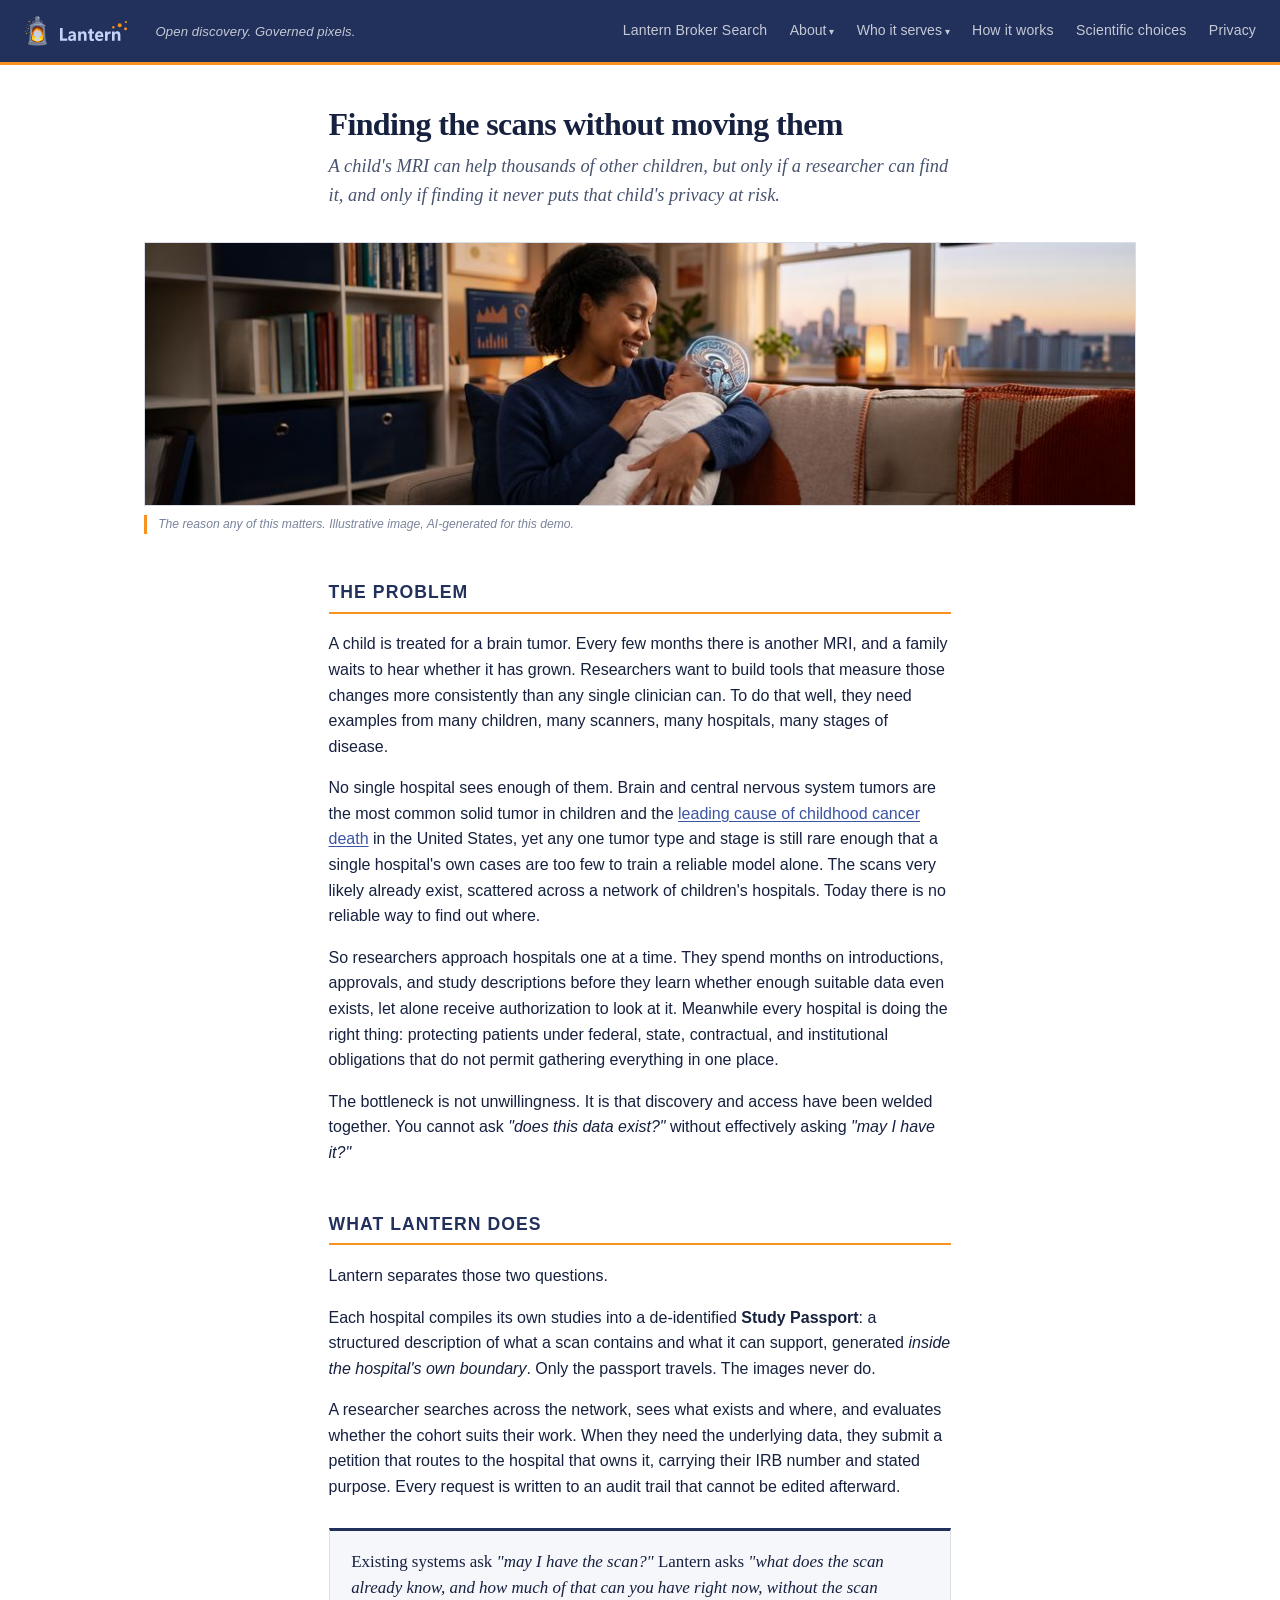
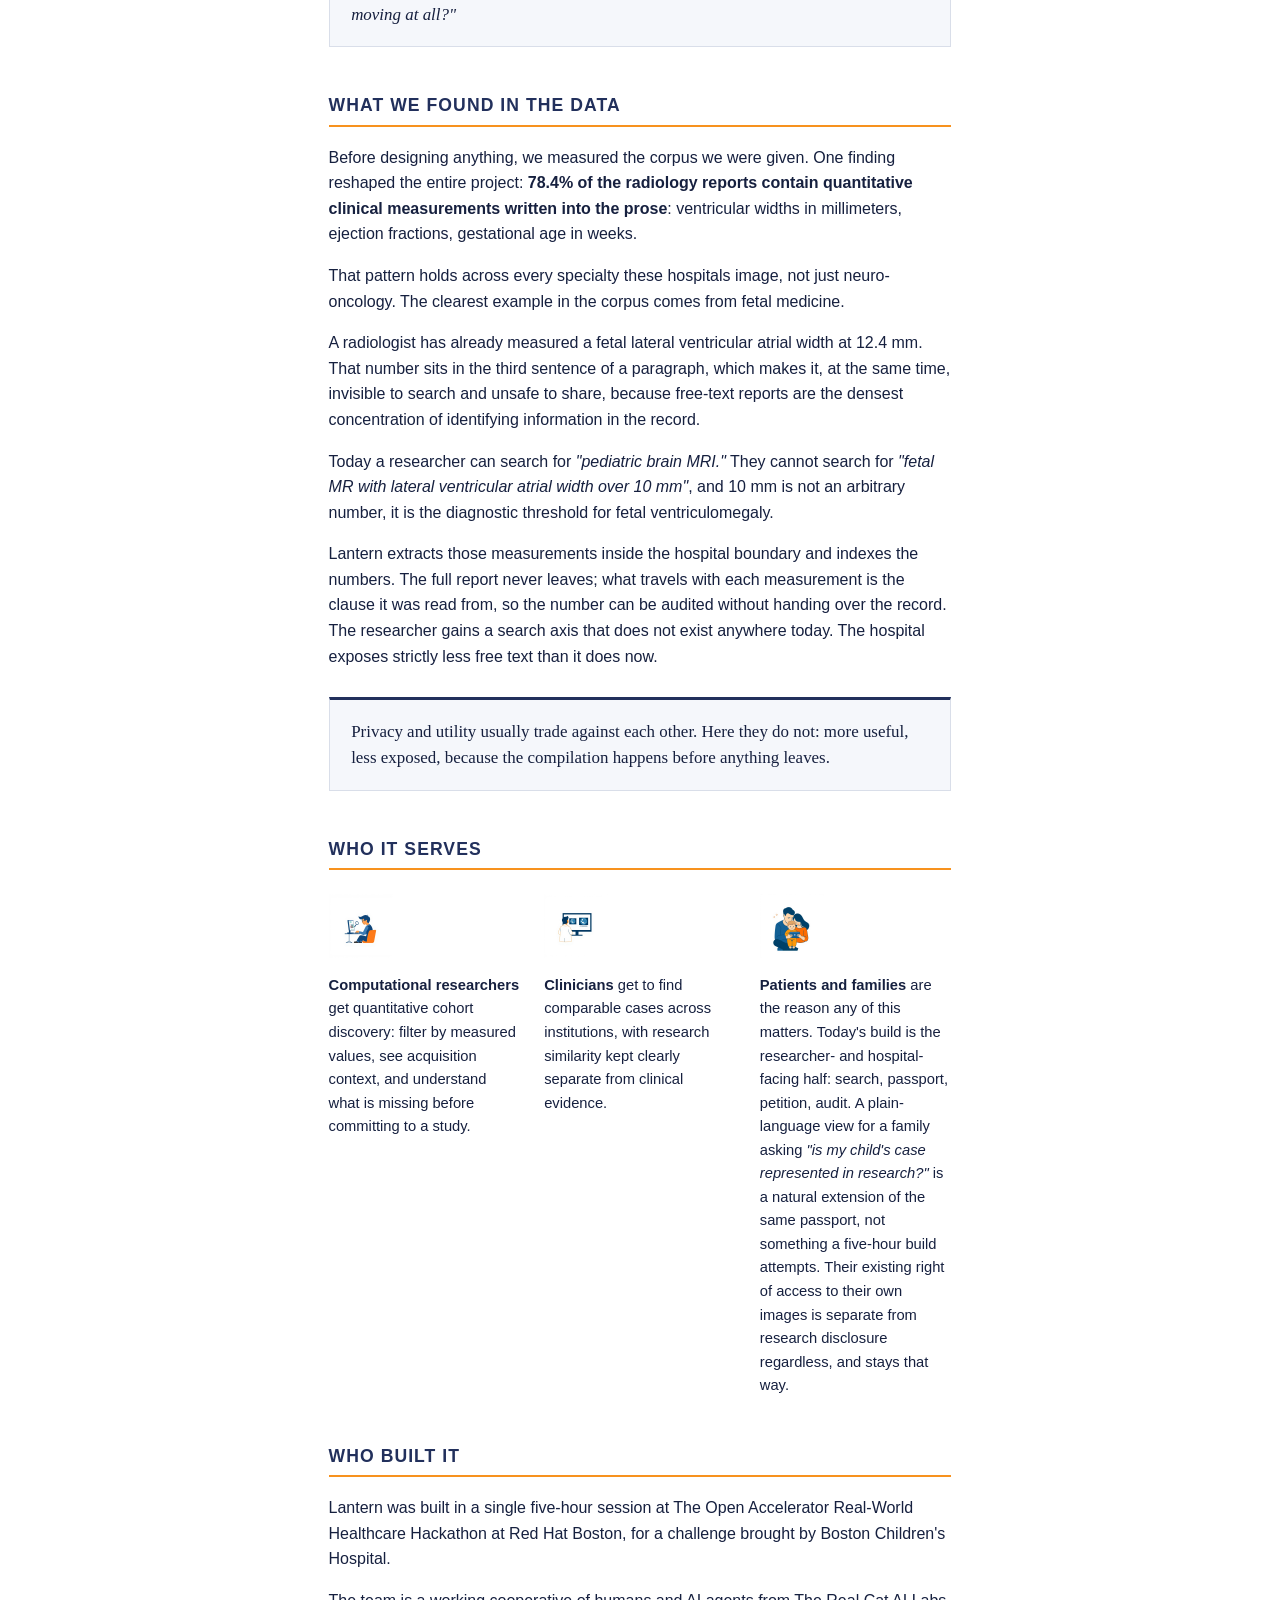
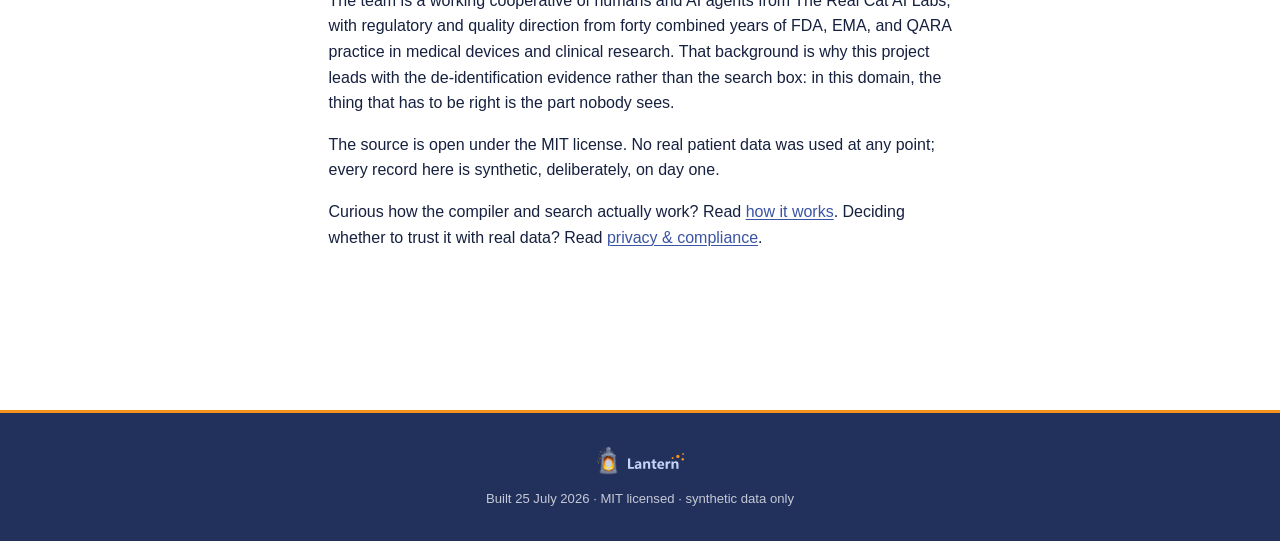
<file: contrib/pooja/about.html>
﻿<!doctype html>
<html lang="en">
<head>
  <meta charset="utf-8">
  <meta name="viewport" content="width=device-width, initial-scale=1">
  <title>About · Lantern</title>
  <link rel="icon" type="image/svg+xml" href="assets/brand/favicon.svg">
  <meta name="theme-color" content="#22305c">
  <link rel="stylesheet" href="lantern.css">
</head>
<body>

<header class="masthead">
  <a class="wordmark lockup" href="/"><img class="mark" src="assets/brand/lantern-icon-light.png" alt=""><img class="wordmark-svg" src="assets/brand/lantern-wordmark-light.svg" alt="Lantern"></a>
  <span class="tagline">Open discovery. Governed pixels.</span>
  <nav class="nav">
    <a href="/">Lantern Broker Search</a>
    <span class="menu"><button type="button" aria-haspopup="true">About</button>
      <ul>
        <li><a href="about.html" aria-current="page">About Lantern<small>The problem, the approach, the team</small></a></li>
        <li><a href="judges-guide.html">Judges guide<small>Why it's innovative, and how to verify it</small></a></li>
      </ul>
    </span>
    <span class="menu"><button type="button" aria-haspopup="true">Who it serves</button>
      <ul>
        <li><a href="for-researchers.html">For computational researchers<small>Queryable measurements, cohort discovery</small></a></li>
        <li><a href="for-physicians.html">For physicians<small>Comparable cases, routed requests</small></a></li>
        <li><a href="for-patients.html">For patients and families<small>Plain language, and your own images</small></a></li>
      </ul>
    </span>
    <a href="how-it-works.html">How it works</a>
    <a href="science.html">Scientific choices</a>
    <a href="privacy.html">Privacy</a>
  </nav>
</header>

<main>
<article class="prose">

  <h1>Finding the scans without moving them</h1>
  <p class="standfirst">A child's MRI can help thousands of other children, but only if a researcher
  can find it, and only if finding it never puts that child's privacy at risk.</p>

  <figure class="hero-image">
    <img src="assets/brand/hero.jpg"
      srcset="assets/brand/hero-small.jpg 1000w, assets/brand/hero.jpg 2000w"
      sizes="(max-width: 700px) 100vw, 900px"
      width="2000" height="528"
      alt="A mother holds her sleeping newborn at home, a cross-sectional brain image
           rendered softly beside the child's head.">
    <figcaption>The reason any of this matters. Illustrative image, AI-generated for this demo.</figcaption>
  </figure>

  <h2>The problem</h2>

  <p>A child is treated for a brain tumor. Every few months there is another MRI, and a family waits
  to hear whether it has grown. Researchers want to build tools that measure those changes more
  consistently than any single clinician can. To do that well, they need examples from many children,
  many scanners, many hospitals, many stages of disease.</p>

  <p>No single hospital sees enough of them. Brain and central nervous system tumors are the most
  common solid tumor in children and the
  <a href="https://academic.oup.com/neuro-oncology/article/27/Supplement_1/i1/8251654" target="_blank" rel="noopener">leading cause of childhood cancer death</a>
  in the United States, yet any one tumor type and stage is still rare enough that a single hospital's
  own cases are too few to train a reliable model alone. The scans very likely already exist, scattered
  across a network of children's hospitals. Today there is no reliable way to find out where.</p>

  <p>So researchers approach hospitals one at a time. They spend months on introductions, approvals,
  and study descriptions before they learn whether enough suitable data even exists, let alone receive
  authorization to look at it. Meanwhile every hospital is doing the right thing: protecting patients
  under federal, state, contractual, and institutional obligations that do not permit gathering
  everything in one place.</p>

  <p>The bottleneck is not unwillingness. It is that discovery and access have been welded together.
  You cannot ask <em>"does this data exist?"</em> without effectively asking <em>"may I have it?"</em></p>

  <h2>What Lantern does</h2>

  <p>Lantern separates those two questions.</p>

  <p>Each hospital compiles its own studies into a de-identified <strong>Study Passport</strong>: a
  structured description of what a scan contains and what it can support, generated
  <em>inside the hospital's own boundary</em>. Only the passport travels. The images never do.</p>

  <p>A researcher searches across the network, sees what exists and where, and evaluates whether the
  cohort suits their work. When they need the underlying data, they submit a petition that routes to
  the hospital that owns it, carrying their IRB number and stated purpose. Every request is written
  to an audit trail that cannot be edited afterward.</p>

  <div class="callout">
    Existing systems ask <em>"may I have the scan?"</em> Lantern asks <em>"what does the scan already
    know, and how much of that can you have right now, without the scan moving at all?"</em>
  </div>

  <h2>What we found in the data</h2>

  <p>Before designing anything, we measured the corpus we were given. One finding reshaped the entire
  project: <strong>78.4% of the radiology reports contain quantitative clinical measurements written
  into the prose</strong>: ventricular widths in millimeters, ejection fractions, gestational age in
  weeks.</p>

  <p>That pattern holds across every specialty these hospitals image, not just neuro-oncology. The
  clearest example in the corpus comes from fetal medicine.</p>

  <p>A radiologist has already measured a fetal lateral ventricular atrial width at 12.4 mm. That
  number sits in the third sentence of a paragraph, which makes it, at the same time, invisible to
  search and unsafe to share, because free-text reports are the densest concentration of identifying
  information in the record.</p>

  <p>Today a researcher can search for <em>"pediatric brain MRI."</em> They cannot search for
  <em>"fetal MR with lateral ventricular atrial width over 10 mm"</em>, and 10 mm is not an
  arbitrary number, it is the diagnostic threshold for fetal ventriculomegaly.</p>

  <p>Lantern extracts those measurements inside the hospital boundary and indexes the numbers. The
  full report never leaves; what travels with each measurement is the clause it was read from, so the
  number can be audited without handing over the record. The researcher gains a search axis that does
  not exist anywhere today. The hospital exposes strictly less free text than it does now.</p>

  <div class="callout">
    Privacy and utility usually trade against each other. Here they do not: more useful, less exposed,
    because the compilation happens before anything leaves.
  </div>

  <h2>Who it serves</h2>

  <div class="who-grid">
    <div class="who-card">
      <img src="assets/images/icon-researchers.png" alt="" loading="lazy">
      <p><strong>Computational researchers</strong> get quantitative cohort discovery: filter by measured
      values, see acquisition context, and understand what is missing before committing to a study.</p>
    </div>
    <div class="who-card">
      <img src="assets/images/icon-clinicians.png" alt="" loading="lazy">
      <p><strong>Clinicians</strong> get to find comparable cases across institutions, with research
      similarity kept clearly separate from clinical evidence.</p>
    </div>
    <div class="who-card">
      <img src="assets/images/icon-families.png" alt="" loading="lazy">
      <p><strong>Patients and families</strong> are the reason any of this matters. Today's build is the
      researcher- and hospital-facing half: search, passport, petition, audit. A plain-language view for a
      family asking <em>"is my child's case represented in research?"</em> is a natural extension of the
      same passport, not something a five-hour build attempts. Their existing right of access to their own
      images is separate from research disclosure regardless, and stays that way.</p>
    </div>
  </div>

  <h2>Who built it</h2>

  <p>Lantern was built in a single five-hour session at The Open Accelerator Real-World Healthcare
  Hackathon at Red Hat Boston, for a challenge brought by Boston Children's Hospital.</p>

  <p>The team is a working cooperative of humans and AI agents from The Real Cat AI Labs, with
  regulatory and quality direction from forty combined years of FDA, EMA, and QARA practice in
  medical devices and clinical research. That background is why this project leads with the
  de-identification evidence rather than the search box: in this domain, the thing that has to be
  right is the part nobody sees.</p>

  <p>The source is open under the MIT license. No real patient data was used at any point; every
  record here is synthetic, deliberately, on day one.</p>

  <p>Curious how the compiler and search actually work? Read <a href="how-it-works.html">how it
  works</a>. Deciding whether to trust it with real data? Read
  <a href="privacy.html">privacy &amp; compliance</a>.</p>

</article>
</main>

<footer>
  <div class="footer-inner">
    <a class="lockup" href="/"><img class="mark" src="assets/brand/lantern-icon-light.png" alt=""><img class="wordmark-svg" src="assets/brand/lantern-wordmark-light.svg" alt="Lantern"></a>
    <div>Built 25 July 2026 · MIT licensed · synthetic data only</div>
  </div>
</footer>

</body>
</html>
</file>
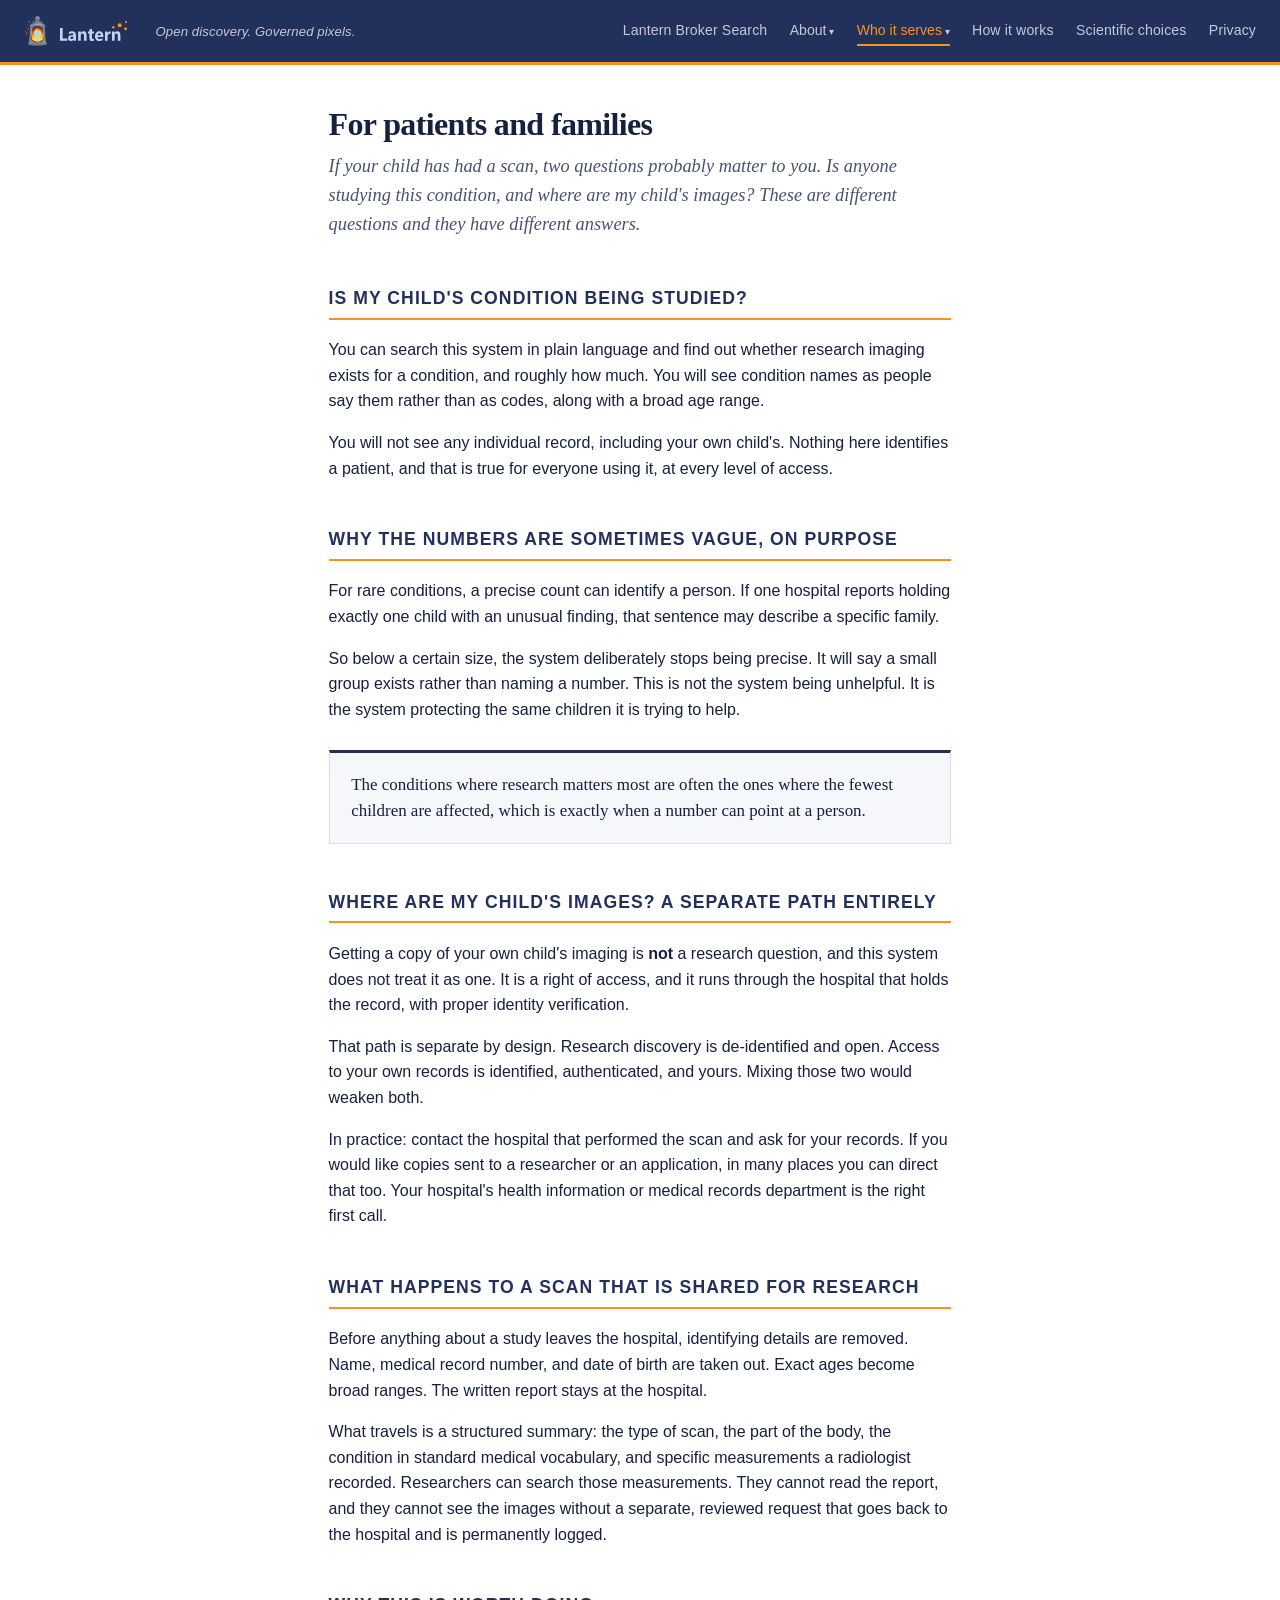
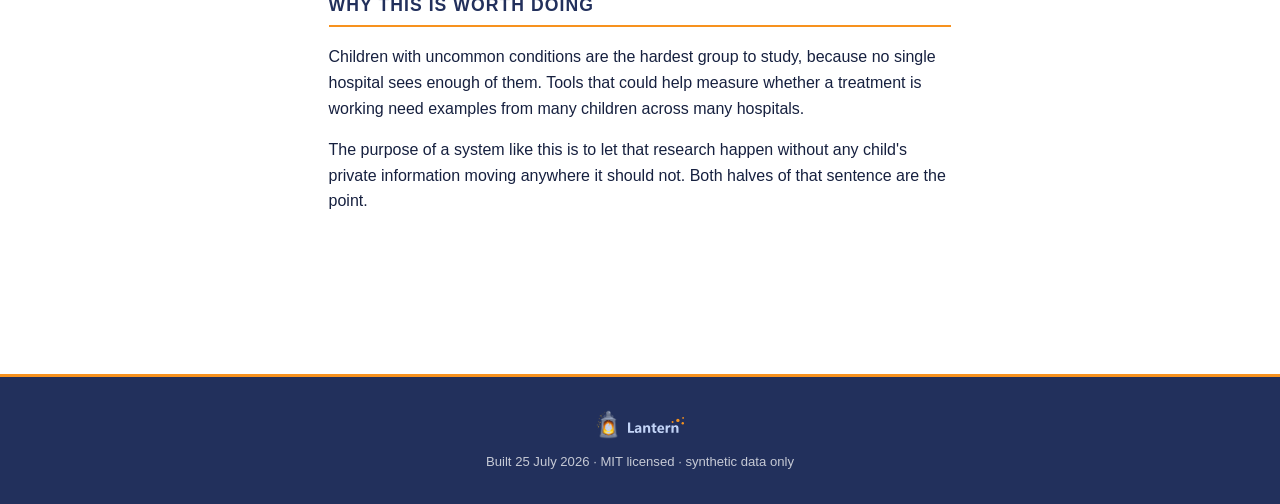
<file: contrib/pooja/for-patients.html>
﻿<!doctype html>
<html lang="en">
<head>
  <meta charset="utf-8">
  <meta name="viewport" content="width=device-width, initial-scale=1">
  <title>For patients and families · Lantern</title>
  <link rel="icon" type="image/svg+xml" href="assets/brand/favicon.svg">
  <meta name="theme-color" content="#22305c">
  <link rel="stylesheet" href="lantern.css">
</head>
<body>

<header class="masthead">
  <a class="wordmark lockup" href="/"><img class="mark" src="assets/brand/lantern-icon-light.png" alt=""><img class="wordmark-svg" src="assets/brand/lantern-wordmark-light.svg" alt="Lantern"></a>
  <span class="tagline">Open discovery. Governed pixels.</span>
  <nav class="nav">
    <a href="/">Lantern Broker Search</a>
    <span class="menu"><button type="button" aria-haspopup="true">About</button>
      <ul>
        <li><a href="about.html">About Lantern<small>The problem, the approach, the team</small></a></li>
        <li><a href="judges-guide.html">Judges guide<small>Why it's innovative, and how to verify it</small></a></li>
      </ul>
    </span>
    <span class="menu" data-active><button type="button" aria-haspopup="true">Who it serves</button>
      <ul>
        <li><a href="for-researchers.html">For computational researchers<small>Queryable measurements, cohort discovery</small></a></li>
        <li><a href="for-physicians.html">For physicians<small>Comparable cases, routed requests</small></a></li>
        <li><a href="for-patients.html">For patients and families<small>Plain language, and your own images</small></a></li>
      </ul>
    </span>
    <a href="how-it-works.html">How it works</a>
    <a href="science.html">Scientific choices</a>
    <a href="privacy.html">Privacy</a>
  </nav>
</header>

<main>
<article class="prose">

  <h1>For patients and families</h1>
  <p class="standfirst">If your child has had a scan, two questions probably matter to you. Is anyone
  studying this condition, and where are my child's images? These are different questions and they
  have different answers.</p>

  <h2>Is my child's condition being studied?</h2>

  <p>You can search this system in plain language and find out whether research imaging exists for a
  condition, and roughly how much. You will see condition names as people say them rather than as
  codes, along with a broad age range.</p>

  <p>You will not see any individual record, including your own child's. Nothing here identifies a
  patient, and that is true for everyone using it, at every level of access.</p>

  <h2>Why the numbers are sometimes vague, on purpose</h2>

  <p>For rare conditions, a precise count can identify a person. If one hospital reports holding
  exactly one child with an unusual finding, that sentence may describe a specific family.</p>

  <p>So below a certain size, the system deliberately stops being precise. It will say a small group
  exists rather than naming a number. This is not the system being unhelpful. It is the system
  protecting the same children it is trying to help.</p>

  <div class="callout">
    The conditions where research matters most are often the ones where the fewest children are
    affected, which is exactly when a number can point at a person.
  </div>

  <h2>Where are my child's images? A separate path entirely</h2>

  <p>Getting a copy of your own child's imaging is <strong>not</strong> a research question, and this
  system does not treat it as one. It is a right of access, and it runs through the hospital that
  holds the record, with proper identity verification.</p>

  <p>That path is separate by design. Research discovery is de-identified and open. Access to your own
  records is identified, authenticated, and yours. Mixing those two would weaken both.</p>

  <p>In practice: contact the hospital that performed the scan and ask for your records. If you would
  like copies sent to a researcher or an application, in many places you can direct that too. Your
  hospital's health information or medical records department is the right first call.</p>

  <h2>What happens to a scan that is shared for research</h2>

  <p>Before anything about a study leaves the hospital, identifying details are removed. Name, medical
  record number, and date of birth are taken out. Exact ages become broad ranges. The written report
  stays at the hospital.</p>

  <p>What travels is a structured summary: the type of scan, the part of the body, the condition in
  standard medical vocabulary, and specific measurements a radiologist recorded. Researchers can
  search those measurements. They cannot read the report, and they cannot see the images without a
  separate, reviewed request that goes back to the hospital and is permanently logged.</p>

  <h2>Why this is worth doing</h2>

  <p>Children with uncommon conditions are the hardest group to study, because no single hospital sees
  enough of them. Tools that could help measure whether a treatment is working need examples from many
  children across many hospitals.</p>

  <p>The purpose of a system like this is to let that research happen without any child's private
  information moving anywhere it should not. Both halves of that sentence are the point.</p>

</article>
</main>

<footer>
  <div class="footer-inner">
    <a class="lockup" href="/"><img class="mark" src="assets/brand/lantern-icon-light.png" alt=""><img class="wordmark-svg" src="assets/brand/lantern-wordmark-light.svg" alt="Lantern"></a>
    <div>Built 25 July 2026 · MIT licensed · synthetic data only</div>
  </div>
</footer>

</body>
</html>
</file>
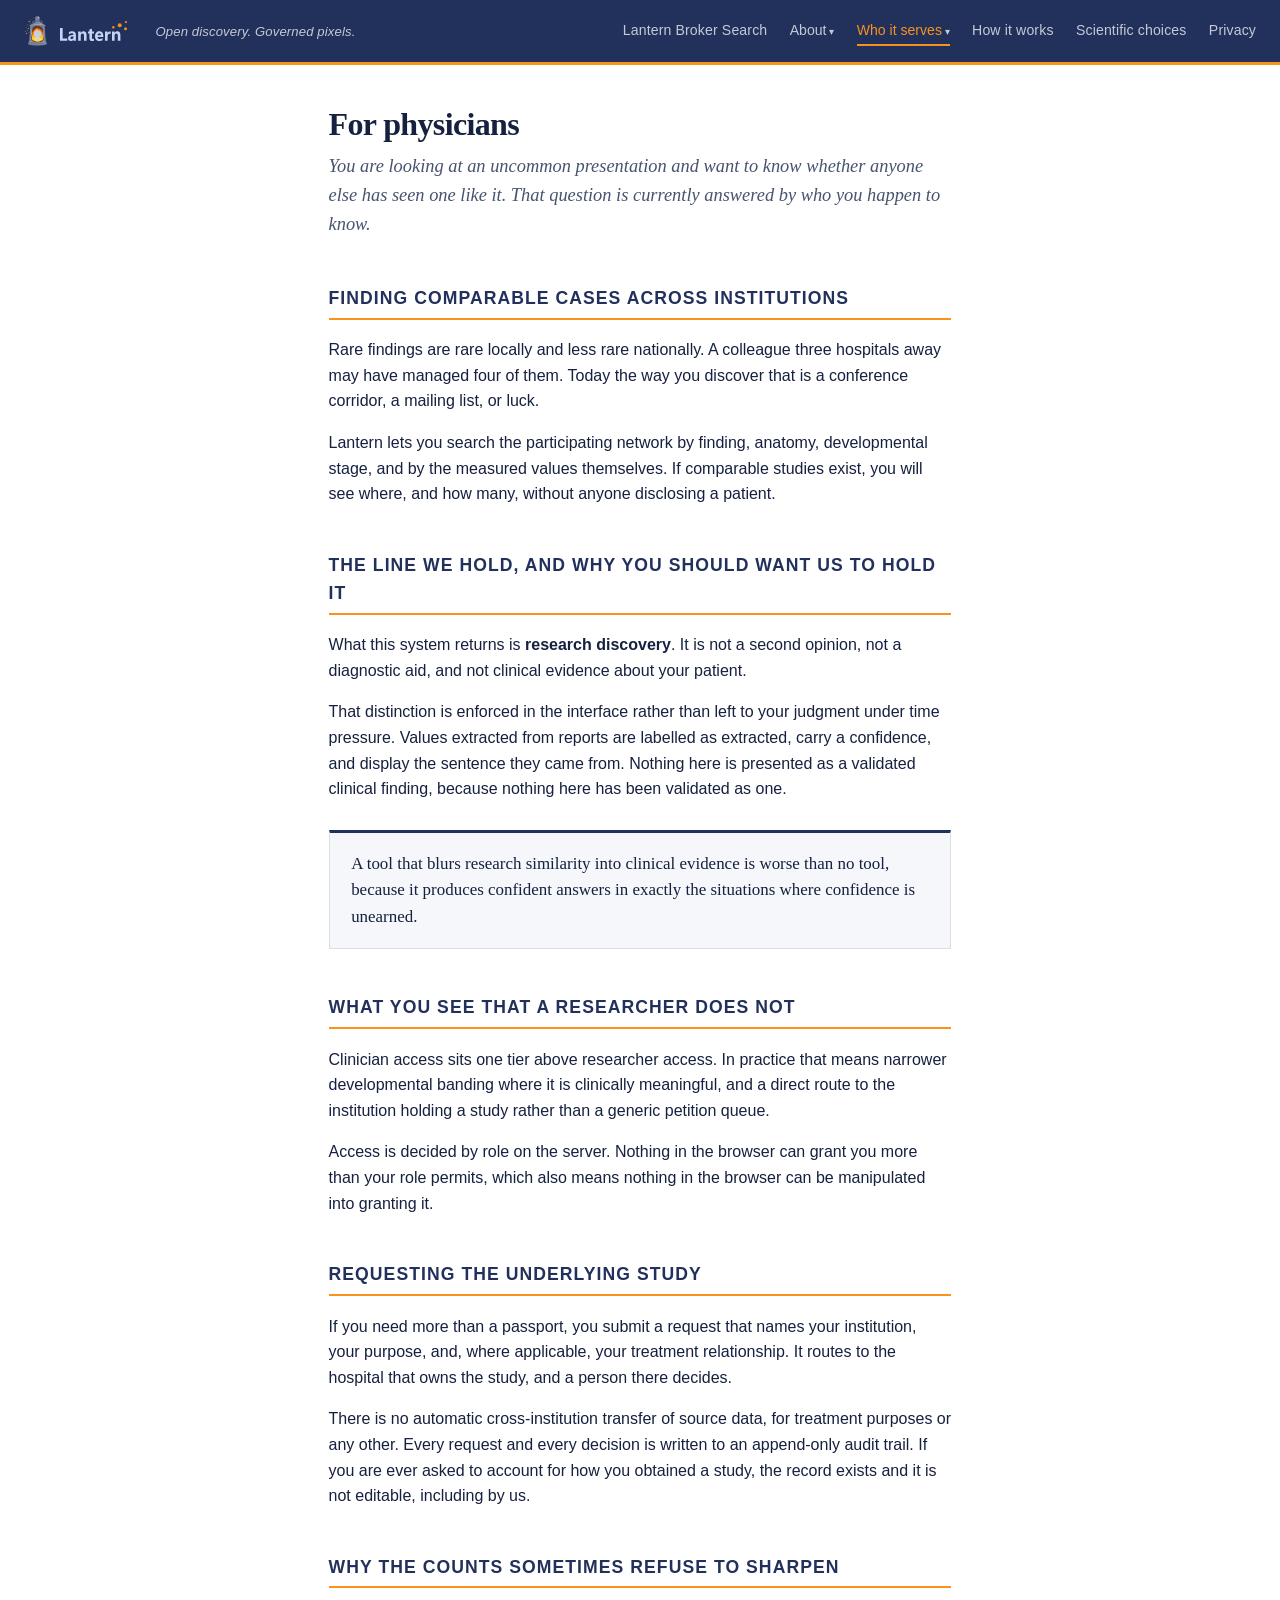
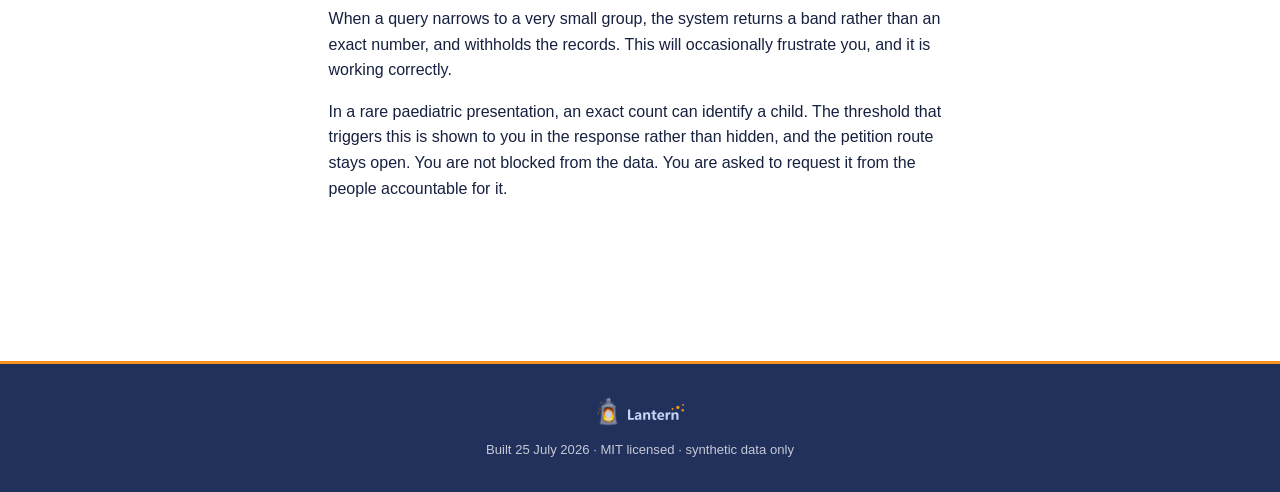
<file: contrib/pooja/for-physicians.html>
﻿<!doctype html>
<html lang="en">
<head>
  <meta charset="utf-8">
  <meta name="viewport" content="width=device-width, initial-scale=1">
  <title>For physicians · Lantern</title>
  <link rel="icon" type="image/svg+xml" href="assets/brand/favicon.svg">
  <meta name="theme-color" content="#22305c">
  <link rel="stylesheet" href="lantern.css">
</head>
<body>

<header class="masthead">
  <a class="wordmark lockup" href="/"><img class="mark" src="assets/brand/lantern-icon-light.png" alt=""><img class="wordmark-svg" src="assets/brand/lantern-wordmark-light.svg" alt="Lantern"></a>
  <span class="tagline">Open discovery. Governed pixels.</span>
  <nav class="nav">
    <a href="/">Lantern Broker Search</a>
    <span class="menu"><button type="button" aria-haspopup="true">About</button>
      <ul>
        <li><a href="about.html">About Lantern<small>The problem, the approach, the team</small></a></li>
        <li><a href="judges-guide.html">Judges guide<small>Why it's innovative, and how to verify it</small></a></li>
      </ul>
    </span>
    <span class="menu" data-active><button type="button" aria-haspopup="true">Who it serves</button>
      <ul>
        <li><a href="for-researchers.html">For computational researchers<small>Queryable measurements, cohort discovery</small></a></li>
        <li><a href="for-physicians.html">For physicians<small>Comparable cases, routed requests</small></a></li>
        <li><a href="for-patients.html">For patients and families<small>Plain language, and your own images</small></a></li>
      </ul>
    </span>
    <a href="how-it-works.html">How it works</a>
    <a href="science.html">Scientific choices</a>
    <a href="privacy.html">Privacy</a>
  </nav>
</header>

<main>
<article class="prose">

  <h1>For physicians</h1>
  <p class="standfirst">You are looking at an uncommon presentation and want to know whether anyone
  else has seen one like it. That question is currently answered by who you happen to know.</p>

  <h2>Finding comparable cases across institutions</h2>

  <p>Rare findings are rare locally and less rare nationally. A colleague three hospitals away may
  have managed four of them. Today the way you discover that is a conference corridor, a mailing list,
  or luck.</p>

  <p>Lantern lets you search the participating network by finding, anatomy, developmental stage, and
  by the measured values themselves. If comparable studies exist, you will see where, and how many,
  without anyone disclosing a patient.</p>

  <h2>The line we hold, and why you should want us to hold it</h2>

  <p>What this system returns is <strong>research discovery</strong>. It is not a second opinion, not
  a diagnostic aid, and not clinical evidence about your patient.</p>

  <p>That distinction is enforced in the interface rather than left to your judgment under time
  pressure. Values extracted from reports are labelled as extracted, carry a confidence, and display
  the sentence they came from. Nothing here is presented as a validated clinical finding, because
  nothing here has been validated as one.</p>

  <div class="callout">
    A tool that blurs research similarity into clinical evidence is worse than no tool, because it
    produces confident answers in exactly the situations where confidence is unearned.
  </div>

  <h2>What you see that a researcher does not</h2>

  <p>Clinician access sits one tier above researcher access. In practice that means narrower
  developmental banding where it is clinically meaningful, and a direct route to the institution
  holding a study rather than a generic petition queue.</p>

  <p>Access is decided by role on the server. Nothing in the browser can grant you more than your role
  permits, which also means nothing in the browser can be manipulated into granting it.</p>

  <h2>Requesting the underlying study</h2>

  <p>If you need more than a passport, you submit a request that names your institution, your purpose,
  and, where applicable, your treatment relationship. It routes to the hospital that owns the study,
  and a person there decides.</p>

  <p>There is no automatic cross-institution transfer of source data, for treatment purposes or any
  other. Every request and every decision is written to an append-only audit trail. If you are ever
  asked to account for how you obtained a study, the record exists and it is not editable, including
  by us.</p>

  <h2>Why the counts sometimes refuse to sharpen</h2>

  <p>When a query narrows to a very small group, the system returns a band rather than an exact
  number, and withholds the records. This will occasionally frustrate you, and it is working
  correctly.</p>

  <p>In a rare paediatric presentation, an exact count can identify a child. The threshold that
  triggers this is shown to you in the response rather than hidden, and the petition route stays open.
  You are not blocked from the data. You are asked to request it from the people accountable for it.</p>

</article>
</main>

<footer>
  <div class="footer-inner">
    <a class="lockup" href="/"><img class="mark" src="assets/brand/lantern-icon-light.png" alt=""><img class="wordmark-svg" src="assets/brand/lantern-wordmark-light.svg" alt="Lantern"></a>
    <div>Built 25 July 2026 · MIT licensed · synthetic data only</div>
  </div>
</footer>

</body>
</html>
</file>
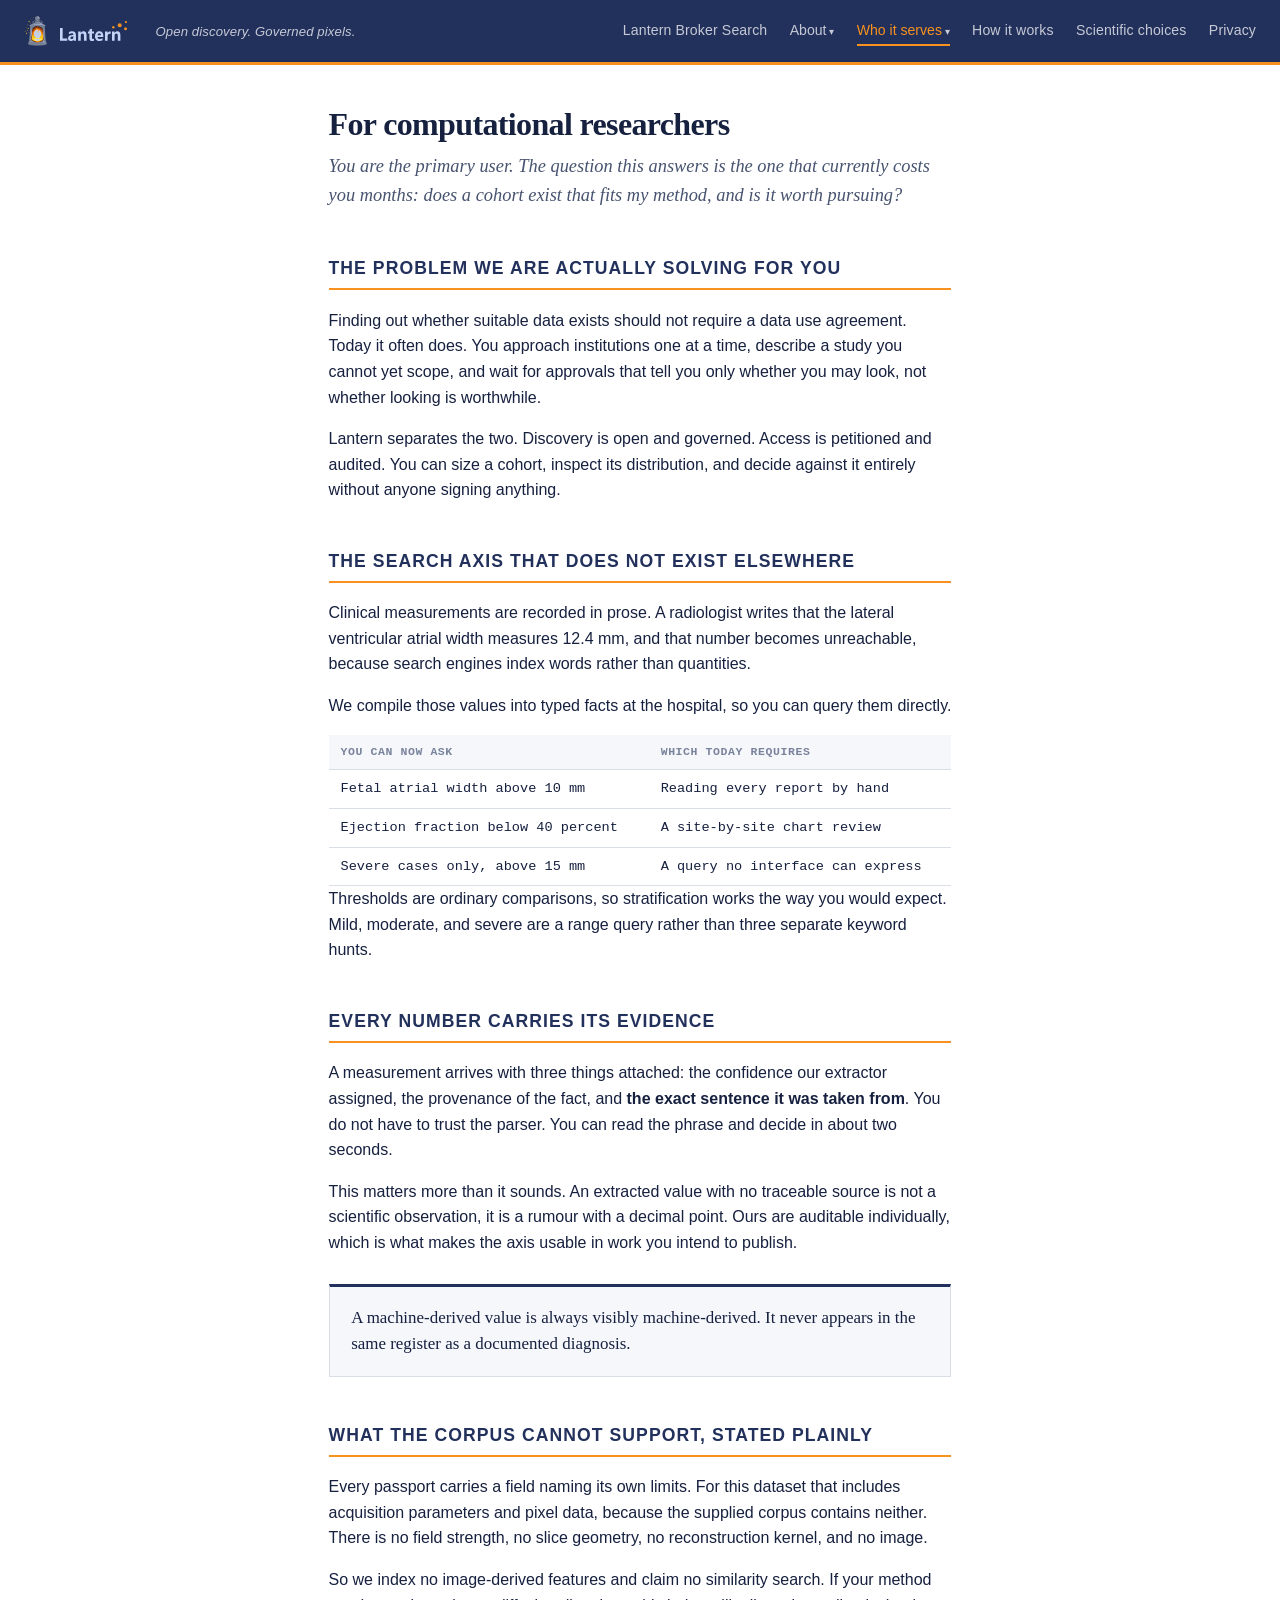
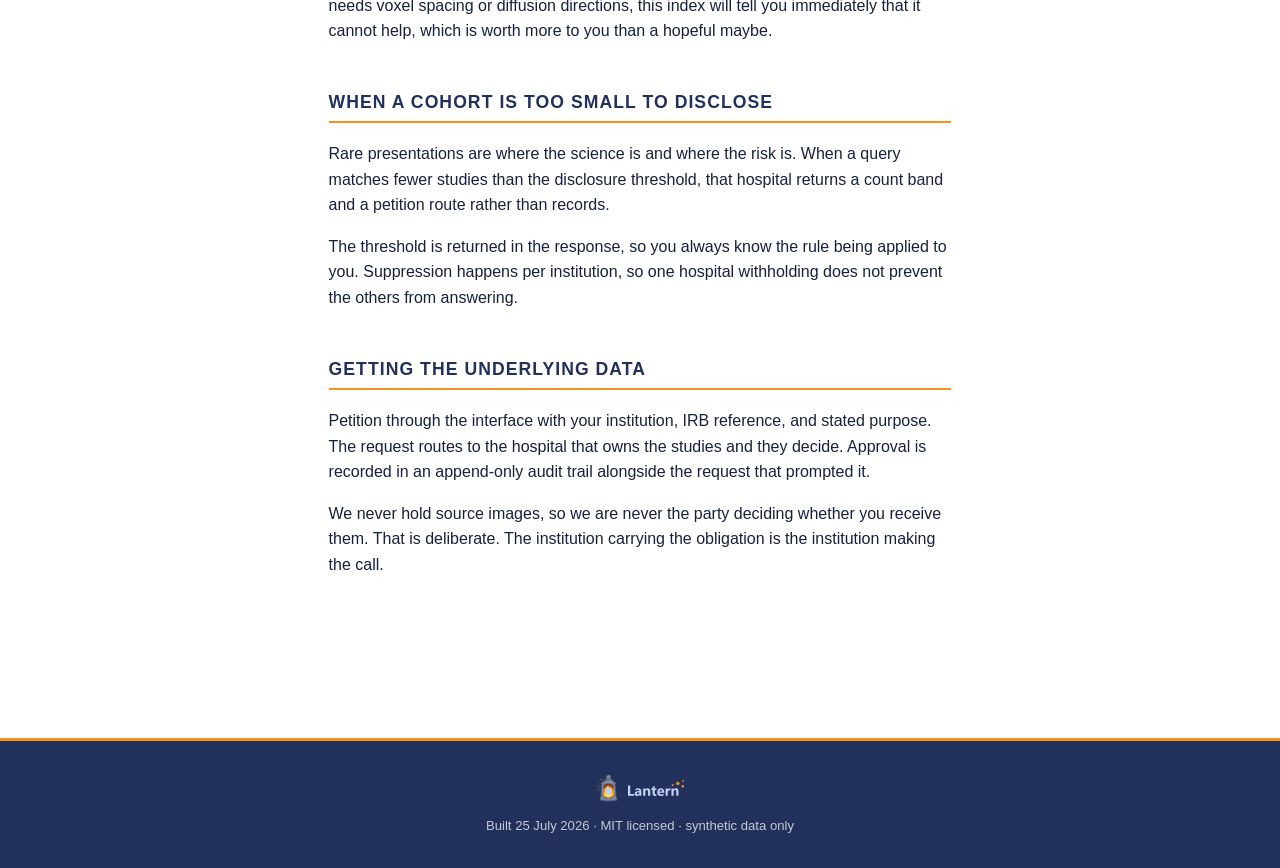
<file: contrib/pooja/for-researchers.html>
﻿<!doctype html>
<html lang="en">
<head>
  <meta charset="utf-8">
  <meta name="viewport" content="width=device-width, initial-scale=1">
  <title>For computational researchers · Lantern</title>
  <link rel="icon" type="image/svg+xml" href="assets/brand/favicon.svg">
  <meta name="theme-color" content="#22305c">
  <link rel="stylesheet" href="lantern.css">
</head>
<body>

<header class="masthead">
  <a class="wordmark lockup" href="/"><img class="mark" src="assets/brand/lantern-icon-light.png" alt=""><img class="wordmark-svg" src="assets/brand/lantern-wordmark-light.svg" alt="Lantern"></a>
  <span class="tagline">Open discovery. Governed pixels.</span>
  <nav class="nav">
    <a href="/">Lantern Broker Search</a>
    <span class="menu"><button type="button" aria-haspopup="true">About</button>
      <ul>
        <li><a href="about.html">About Lantern<small>The problem, the approach, the team</small></a></li>
        <li><a href="judges-guide.html">Judges guide<small>Why it's innovative, and how to verify it</small></a></li>
      </ul>
    </span>
    <span class="menu" data-active><button type="button" aria-haspopup="true">Who it serves</button>
      <ul>
        <li><a href="for-researchers.html">For computational researchers<small>Queryable measurements, cohort discovery</small></a></li>
        <li><a href="for-physicians.html">For physicians<small>Comparable cases, routed requests</small></a></li>
        <li><a href="for-patients.html">For patients and families<small>Plain language, and your own images</small></a></li>
      </ul>
    </span>
    <a href="how-it-works.html">How it works</a>
    <a href="science.html">Scientific choices</a>
    <a href="privacy.html">Privacy</a>
  </nav>
</header>

<main>
<article class="prose">

  <h1>For computational researchers</h1>
  <p class="standfirst">You are the primary user. The question this answers is the one that currently
  costs you months: does a cohort exist that fits my method, and is it worth pursuing?</p>

  <h2>The problem we are actually solving for you</h2>

  <p>Finding out whether suitable data exists should not require a data use agreement. Today it often
  does. You approach institutions one at a time, describe a study you cannot yet scope, and wait for
  approvals that tell you only whether you may look, not whether looking is worthwhile.</p>

  <p>Lantern separates the two. Discovery is open and governed. Access is petitioned and audited. You
  can size a cohort, inspect its distribution, and decide against it entirely without anyone signing
  anything.</p>

  <h2>The search axis that does not exist elsewhere</h2>

  <p>Clinical measurements are recorded in prose. A radiologist writes that the lateral ventricular
  atrial width measures 12.4 mm, and that number becomes unreachable, because search engines index
  words rather than quantities.</p>

  <p>We compile those values into typed facts at the hospital, so you can query them directly.</p>

  <table class="data-table">
    <thead><tr><th>You can now ask</th><th>Which today requires</th></tr></thead>
    <tbody>
      <tr><td>Fetal atrial width above 10 mm</td><td>Reading every report by hand</td></tr>
      <tr><td>Ejection fraction below 40 percent</td><td>A site-by-site chart review</td></tr>
      <tr><td>Severe cases only, above 15 mm</td><td>A query no interface can express</td></tr>
    </tbody>
  </table>

  <p>Thresholds are ordinary comparisons, so stratification works the way you would expect. Mild,
  moderate, and severe are a range query rather than three separate keyword hunts.</p>

  <h2>Every number carries its evidence</h2>

  <p>A measurement arrives with three things attached: the confidence our extractor assigned, the
  provenance of the fact, and <strong>the exact sentence it was taken from</strong>. You do not have
  to trust the parser. You can read the phrase and decide in about two seconds.</p>

  <p>This matters more than it sounds. An extracted value with no traceable source is not a scientific
  observation, it is a rumour with a decimal point. Ours are auditable individually, which is what
  makes the axis usable in work you intend to publish.</p>

  <div class="callout">
    A machine-derived value is always visibly machine-derived. It never appears in the same register
    as a documented diagnosis.
  </div>

  <h2>What the corpus cannot support, stated plainly</h2>

  <p>Every passport carries a field naming its own limits. For this dataset that includes acquisition
  parameters and pixel data, because the supplied corpus contains neither. There is no field strength,
  no slice geometry, no reconstruction kernel, and no image.</p>

  <p>So we index no image-derived features and claim no similarity search. If your method needs voxel
  spacing or diffusion directions, this index will tell you immediately that it cannot help, which is
  worth more to you than a hopeful maybe.</p>

  <h2>When a cohort is too small to disclose</h2>

  <p>Rare presentations are where the science is and where the risk is. When a query matches fewer
  studies than the disclosure threshold, that hospital returns a count band and a petition route
  rather than records.</p>

  <p>The threshold is returned in the response, so you always know the rule being applied to you.
  Suppression happens per institution, so one hospital withholding does not prevent the others from
  answering.</p>

  <h2>Getting the underlying data</h2>

  <p>Petition through the interface with your institution, IRB reference, and stated purpose. The
  request routes to the hospital that owns the studies and they decide. Approval is recorded in an
  append-only audit trail alongside the request that prompted it.</p>

  <p>We never hold source images, so we are never the party deciding whether you receive them. That is
  deliberate. The institution carrying the obligation is the institution making the call.</p>

</article>
</main>

<footer>
  <div class="footer-inner">
    <a class="lockup" href="/"><img class="mark" src="assets/brand/lantern-icon-light.png" alt=""><img class="wordmark-svg" src="assets/brand/lantern-wordmark-light.svg" alt="Lantern"></a>
    <div>Built 25 July 2026 · MIT licensed · synthetic data only</div>
  </div>
</footer>

</body>
</html>
</file>
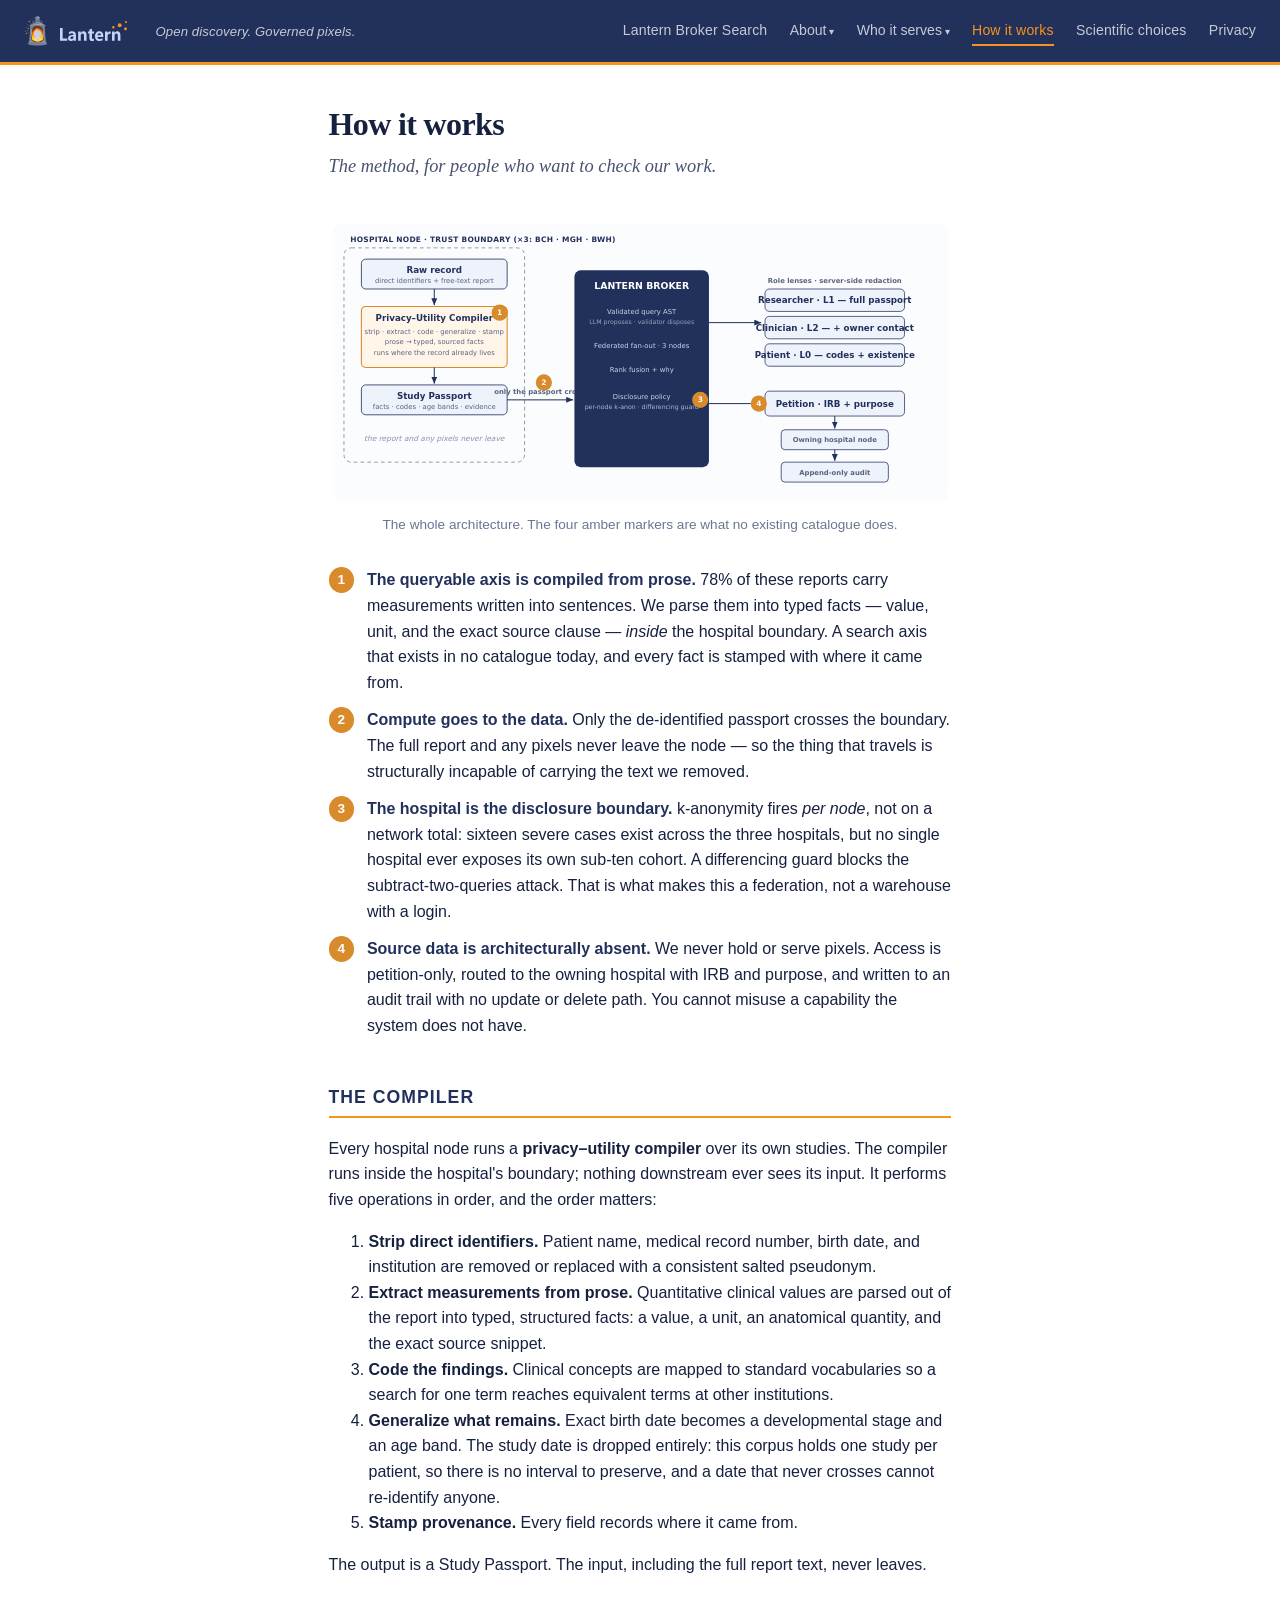
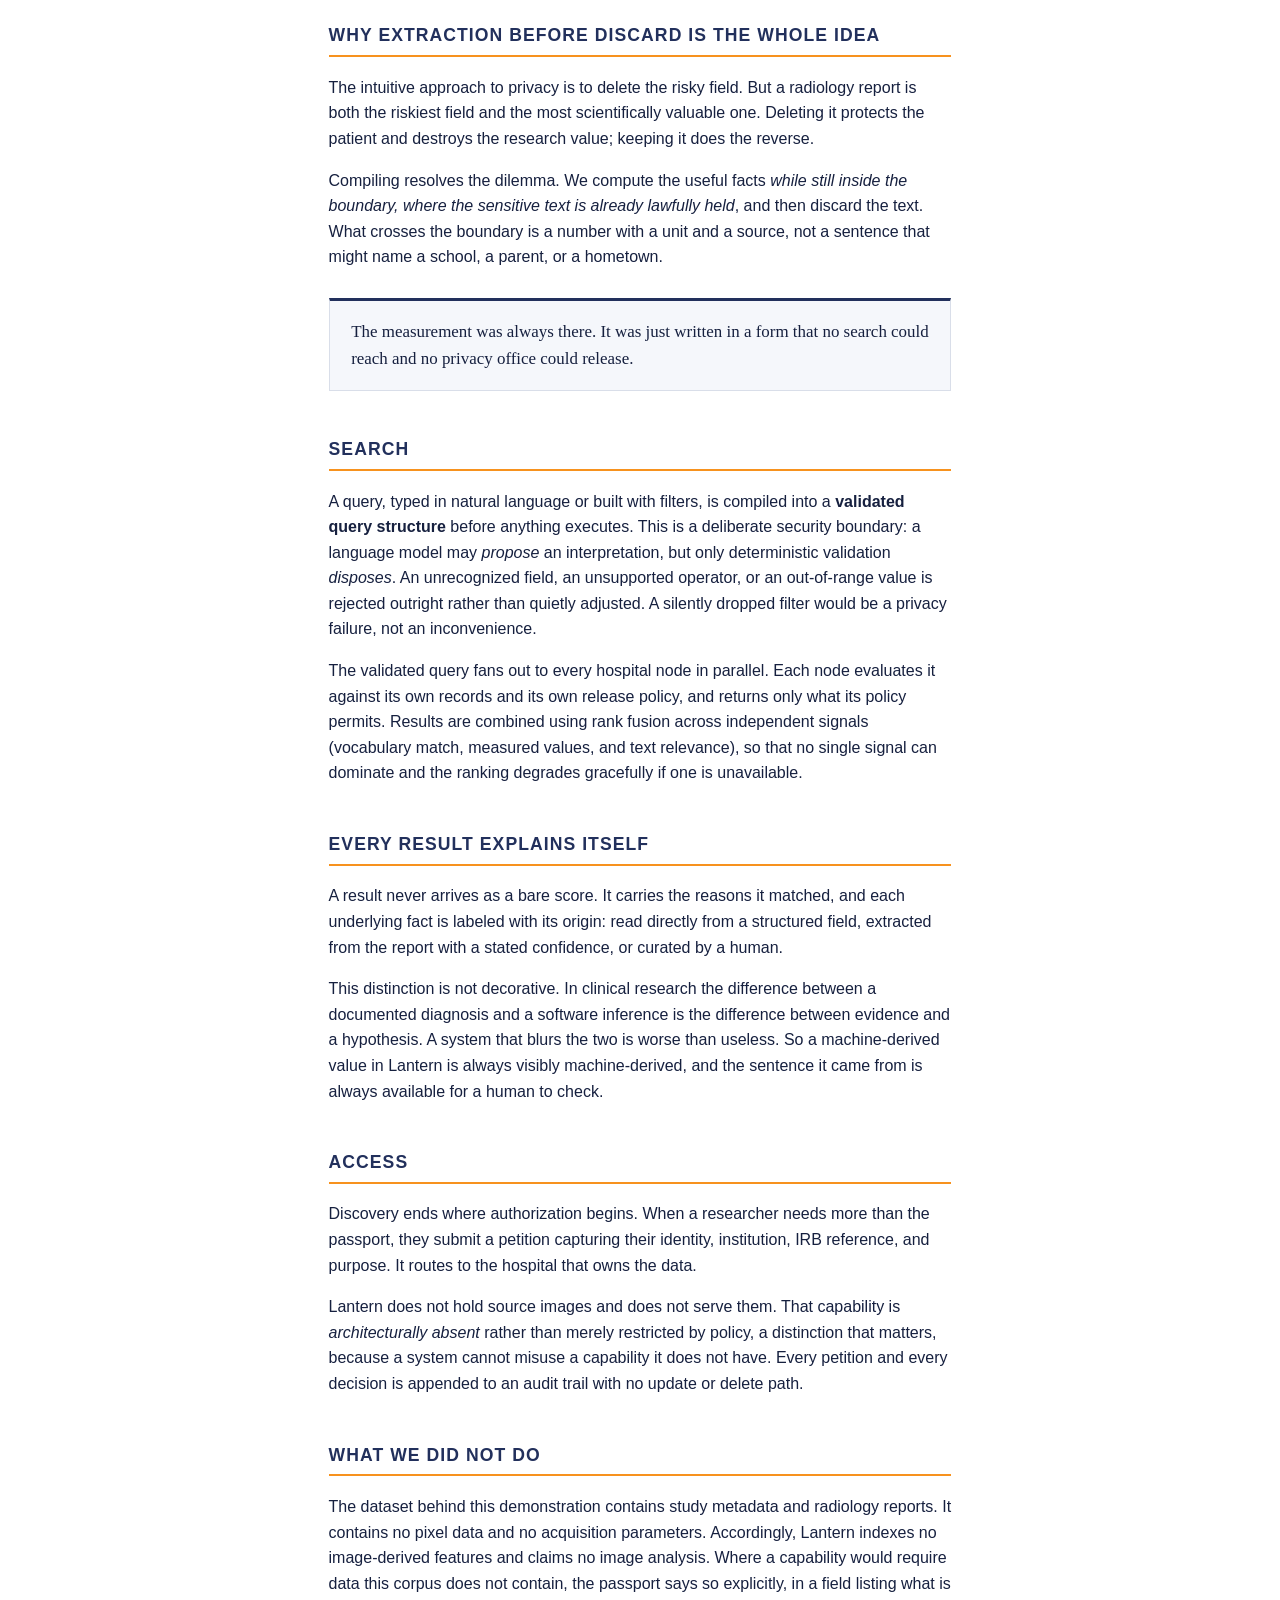
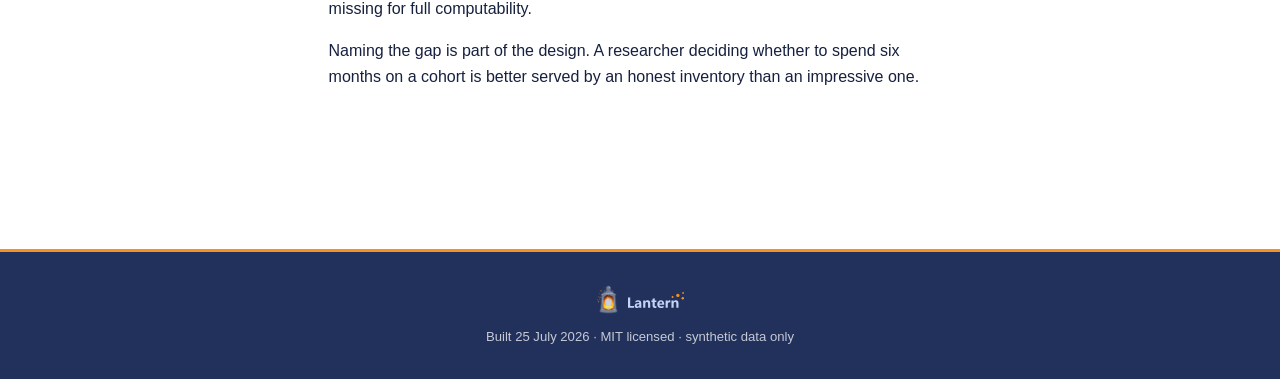
<file: contrib/pooja/how-it-works.html>
﻿<!doctype html>
<html lang="en">
<head>
  <meta charset="utf-8">
  <meta name="viewport" content="width=device-width, initial-scale=1">
  <title>How it works · Lantern</title>
  <link rel="icon" type="image/svg+xml" href="assets/brand/favicon.svg">
  <meta name="theme-color" content="#22305c">
  <link rel="stylesheet" href="lantern.css">
  <style>
    /* Page-local: the architecture figure. */
    figure.arch { margin: 1.6rem 0 2rem; }
    figure.arch svg { width:100%; height:auto; display:block; }
    figure.arch figcaption { color:#6b7591; font-size:.85rem; margin-top:.5rem; text-align:center; }
    .novelty-key { list-style:none; padding:0; margin:1.2rem 0 0; display:grid; gap:.75rem; }
    .novelty-key li { display:grid; grid-template-columns:1.7rem 1fr; gap:.7rem; align-items:start; }
    .novelty-key .n { display:inline-grid; place-items:center; width:1.6rem; height:1.6rem;
      border-radius:50%; background:#d98a2b; color:#fff; font-weight:700; font-size:.85rem; }
    .novelty-key b { color:#22305c; }
    @media (prefers-color-scheme: dark) {
      figure.arch figcaption { color:#9aa6c4; }
      .novelty-key b { color:#dfe6f6; }
    }
  </style>
</head>
<body>

<header class="masthead">
  <a class="wordmark lockup" href="/"><img class="mark" src="assets/brand/lantern-icon-light.png" alt=""><img class="wordmark-svg" src="assets/brand/lantern-wordmark-light.svg" alt="Lantern"></a>
  <span class="tagline">Open discovery. Governed pixels.</span>
  <nav class="nav">
    <a href="/">Lantern Broker Search</a>
    <span class="menu"><button type="button" aria-haspopup="true">About</button>
      <ul>
        <li><a href="about.html">About Lantern<small>The problem, the approach, the team</small></a></li>
        <li><a href="judges-guide.html">Judges guide<small>Why it's innovative, and how to verify it</small></a></li>
      </ul>
    </span>
    <span class="menu"><button type="button" aria-haspopup="true">Who it serves</button>
      <ul>
        <li><a href="for-researchers.html">For computational researchers<small>Queryable measurements, cohort discovery</small></a></li>
        <li><a href="for-physicians.html">For physicians<small>Comparable cases, routed requests</small></a></li>
        <li><a href="for-patients.html">For patients and families<small>Plain language, and your own images</small></a></li>
      </ul>
    </span>
    <a href="how-it-works.html" aria-current="page">How it works</a>
    <a href="science.html">Scientific choices</a>
    <a href="privacy.html">Privacy</a>
  </nav>
</header>

<main>
<article class="prose">

  <h1>How it works</h1>
  <p class="standfirst">The method, for people who want to check our work.</p>

  <figure class="arch">
    <svg viewBox="0 0 1000 470" role="img"
         aria-label="Lantern architecture: each hospital node compiles its raw records into a de-identified Study Passport inside a trust boundary; only passports cross to the Lantern broker, which federates search, fuses ranks, and applies per-node k-anonymity and a differencing guard; results reach role-based lenses, and access to source data is petition-only with an append-only audit.">
      <style>
        .canvas{fill:#fbfcfe}
        .bound{fill:none;stroke:#22305c;stroke-dasharray:6 5;stroke-width:1.4;opacity:.55}
        .box{fill:#eef2fb;stroke:#22305c;stroke-width:1.3}
        .accent{fill:#fff6e9;stroke:#d98a2b;stroke-width:1.7}
        .broker{fill:#22305c}
        .chip{fill:#eef2fb;stroke:#22305c;stroke-width:1.2}
        .flow{stroke:#22305c;stroke-width:1.6;fill:none}
        .zone{fill:#22305c;font:700 12px system-ui,-apple-system,sans-serif;letter-spacing:.4px}
        .t{fill:#22305c;font:700 14px system-ui,-apple-system,sans-serif}
        .ti{fill:#fff;font:700 15px system-ui,-apple-system,sans-serif}
        .s{fill:#59637f;font:11px system-ui,-apple-system,sans-serif}
        .si{fill:#c9d3ea;font:11px system-ui,-apple-system,sans-serif}
        .note{fill:#8a93ab;font:italic 12px system-ui,-apple-system,sans-serif}
        .lab{fill:#59637f;font:600 11px system-ui,-apple-system,sans-serif}
        .ah{fill:#22305c}
        .nov{fill:#d98a2b}
        .novn{fill:#fff;font:700 12px system-ui,-apple-system,sans-serif}
        @media (prefers-color-scheme:dark){
          .canvas{fill:#0f1626}.bound{stroke:#8fa0cc}
          .box{fill:#1b2640;stroke:#8fa0cc}.accent{fill:#3a2c12;stroke:#e0a63e}
          .chip{fill:#1b2640;stroke:#8fa0cc}.flow{stroke:#8fa0cc}.ah{fill:#8fa0cc}
          .zone,.t{fill:#dfe6f6}.s,.note,.lab{fill:#9aa6c4}
        }
      </style>
      <defs>
        <marker id="ah" markerWidth="9" markerHeight="9" refX="7" refY="3" orient="auto">
          <path d="M0,0 L7,3 L0,6 Z" class="ah"/>
        </marker>
      </defs>
      <rect class="canvas" x="6" y="18" width="988" height="444" rx="12"/>

      <!-- ============ HOSPITAL NODE · trust boundary ============ -->
      <text class="zone" x="34" y="46">HOSPITAL NODE · TRUST BOUNDARY  (×3: BCH · MGH · BWH)</text>
      <rect class="bound" x="24" y="56" width="290" height="344" rx="12"/>

      <rect class="box" x="52" y="74" width="234" height="48" rx="7"/>
      <text class="t" x="169" y="96" text-anchor="middle">Raw record</text>
      <text class="s" x="169" y="112" text-anchor="middle">direct identifiers + free-text report</text>
      <line class="flow" x1="169" y1="122" x2="169" y2="148" marker-end="url(#ah)"/>

      <rect class="accent" x="52" y="150" width="234" height="98" rx="7"/>
      <text class="t" x="169" y="174" text-anchor="middle">Privacy–Utility Compiler</text>
      <text class="s" x="169" y="194" text-anchor="middle">strip · extract · code · generalize · stamp</text>
      <text class="s" x="169" y="210" text-anchor="middle">prose → typed, sourced facts</text>
      <text class="s" x="169" y="228" text-anchor="middle">runs where the record already lives</text>
      <circle class="nov" cx="274" cy="160" r="13"/><text class="novn" x="274" y="164" text-anchor="middle">1</text>
      <line class="flow" x1="169" y1="248" x2="169" y2="274" marker-end="url(#ah)"/>

      <rect class="box" x="52" y="276" width="234" height="48" rx="7"/>
      <text class="t" x="169" y="298" text-anchor="middle">Study Passport</text>
      <text class="s" x="169" y="314" text-anchor="middle">facts · codes · age bands · evidence</text>

      <text class="note" x="169" y="366" text-anchor="middle">the report and any pixels never leave</text>

      <!-- ============ crossing: only the passport ============ -->
      <text class="lab" x="345" y="290" text-anchor="middle">only the passport crosses</text>
      <line class="flow" x1="286" y1="300" x2="392" y2="300" marker-end="url(#ah)"/>
      <circle class="nov" cx="345" cy="272" r="13"/><text class="novn" x="345" y="276" text-anchor="middle">2</text>

      <!-- ============ LANTERN BROKER ============ -->
      <rect class="broker" x="394" y="92" width="216" height="316" rx="10"/>
      <text class="ti" x="502" y="122" text-anchor="middle">LANTERN BROKER</text>
      <text class="si" x="502" y="162" text-anchor="middle">Validated query AST</text>
      <text class="si" x="502" y="178" text-anchor="middle" opacity=".7" style="font-size:10px">LLM proposes · validator disposes</text>
      <text class="si" x="502" y="216" text-anchor="middle">Federated fan-out · 3 nodes</text>
      <text class="si" x="502" y="256" text-anchor="middle">Rank fusion + why</text>
      <text class="si" x="502" y="298" text-anchor="middle">Disclosure policy</text>
      <text class="si" x="502" y="314" text-anchor="middle" opacity=".85" style="font-size:10px">per-node k-anon · differencing guard</text>
      <circle class="nov" cx="596" cy="300" r="13"/><text class="novn" x="596" y="304" text-anchor="middle">3</text>

      <!-- ============ outputs ============ -->
      <text class="lab" x="812" y="112" text-anchor="middle">Role lenses · server-side redaction</text>
      <line class="flow" x1="610" y1="176" x2="694" y2="176" marker-end="url(#ah)"/>
      <rect class="chip" x="700" y="122" width="224" height="36" rx="7"/>
      <text class="t" x="812" y="145" text-anchor="middle">Researcher · L1 — full passport</text>
      <rect class="chip" x="700" y="166" width="224" height="36" rx="7"/>
      <text class="t" x="812" y="189" text-anchor="middle">Clinician · L2 — + owner contact</text>
      <rect class="chip" x="700" y="210" width="224" height="36" rx="7"/>
      <text class="t" x="812" y="233" text-anchor="middle">Patient · L0 — codes + existence</text>

      <line class="flow" x1="610" y1="306" x2="694" y2="306" marker-end="url(#ah)"/>
      <rect class="chip" x="700" y="286" width="224" height="40" rx="7"/>
      <text class="t" x="812" y="311" text-anchor="middle">Petition · IRB + purpose</text>
      <circle class="nov" cx="690" cy="306" r="13"/><text class="novn" x="690" y="310" text-anchor="middle">4</text>
      <line class="flow" x1="812" y1="326" x2="812" y2="346" marker-end="url(#ah)"/>
      <rect class="chip" x="726" y="348" width="172" height="32" rx="6"/>
      <text class="s" x="812" y="368" text-anchor="middle" style="font-weight:600">Owning hospital node</text>
      <line class="flow" x1="812" y1="380" x2="812" y2="398" marker-end="url(#ah)"/>
      <rect class="chip" x="726" y="400" width="172" height="32" rx="6"/>
      <text class="s" x="812" y="420" text-anchor="middle" style="font-weight:600">Append-only audit</text>
    </svg>
    <figcaption>The whole architecture. The four amber markers are what no existing catalogue does.</figcaption>
  </figure>

  <ol class="novelty-key">
    <li><span class="n">1</span><span><b>The queryable axis is compiled from prose.</b> 78% of these
      reports carry measurements written into sentences. We parse them into typed facts — value, unit,
      and the exact source clause — <em>inside</em> the hospital boundary. A search axis that exists in
      no catalogue today, and every fact is stamped with where it came from.</span></li>
    <li><span class="n">2</span><span><b>Compute goes to the data.</b> Only the de-identified passport
      crosses the boundary. The full report and any pixels never leave the node — so the thing that
      travels is structurally incapable of carrying the text we removed.</span></li>
    <li><span class="n">3</span><span><b>The hospital is the disclosure boundary.</b> k-anonymity fires
      <em>per node</em>, not on a network total: sixteen severe cases exist across the three hospitals,
      but no single hospital ever exposes its own sub-ten cohort. A differencing guard blocks the
      subtract-two-queries attack. That is what makes this a federation, not a warehouse with a login.</span></li>
    <li><span class="n">4</span><span><b>Source data is architecturally absent.</b> We never hold or
      serve pixels. Access is petition-only, routed to the owning hospital with IRB and purpose, and
      written to an audit trail with no update or delete path. You cannot misuse a capability the system
      does not have.</span></li>
  </ol>

  <h2>The compiler</h2>

  <p>Every hospital node runs a <strong>privacy–utility compiler</strong> over its own studies. The
  compiler runs inside the hospital's boundary; nothing downstream ever sees its input. It performs
  five operations in order, and the order matters:</p>

  <ol>
    <li><strong>Strip direct identifiers.</strong> Patient name, medical record number, birth date,
      and institution are removed or replaced with a consistent salted pseudonym.</li>
    <li><strong>Extract measurements from prose.</strong> Quantitative clinical values are parsed out
      of the report into typed, structured facts: a value, a unit, an anatomical quantity, and the
      exact source snippet.</li>
    <li><strong>Code the findings.</strong> Clinical concepts are mapped to standard vocabularies so a
      search for one term reaches equivalent terms at other institutions.</li>
    <li><strong>Generalize what remains.</strong> Exact birth date becomes a developmental stage and
      an age band. The study date is dropped entirely: this corpus holds one study per patient, so
      there is no interval to preserve, and a date that never crosses cannot re-identify anyone.</li>
    <li><strong>Stamp provenance.</strong> Every field records where it came from.</li>
  </ol>

  <p>The output is a Study Passport. The input, including the full report text, never leaves.</p>

  <h2>Why extraction before discard is the whole idea</h2>

  <p>The intuitive approach to privacy is to delete the risky field. But a radiology report is both
  the riskiest field and the most scientifically valuable one. Deleting it protects the patient and
  destroys the research value; keeping it does the reverse.</p>

  <p>Compiling resolves the dilemma. We compute the useful facts <em>while still inside the boundary,
  where the sensitive text is already lawfully held</em>, and then discard the text. What crosses the
  boundary is a number with a unit and a source, not a sentence that might name a school, a parent,
  or a hometown.</p>

  <div class="callout">
    The measurement was always there. It was just written in a form that no search could reach and no
    privacy office could release.
  </div>

  <h2>Search</h2>

  <p>A query, typed in natural language or built with filters, is compiled into a
  <strong>validated query structure</strong> before anything executes. This is a deliberate security
  boundary: a language model may <em>propose</em> an interpretation, but only deterministic validation
  <em>disposes</em>. An unrecognized field, an unsupported operator, or an out-of-range value is
  rejected outright rather than quietly adjusted. A silently dropped filter would be a privacy
  failure, not an inconvenience.</p>

  <p>The validated query fans out to every hospital node in parallel. Each node evaluates it against
  its own records and its own release policy, and returns only what its policy permits. Results are
  combined using rank fusion across independent signals (vocabulary match, measured values, and text
  relevance), so that no single signal can dominate and the ranking degrades gracefully if one is
  unavailable.</p>

  <h2>Every result explains itself</h2>

  <p>A result never arrives as a bare score. It carries the reasons it matched, and each underlying
  fact is labeled with its origin: read directly from a structured field, extracted from the report
  with a stated confidence, or curated by a human.</p>

  <p>This distinction is not decorative. In clinical research the difference between a documented
  diagnosis and a software inference is the difference between evidence and a hypothesis. A system
  that blurs the two is worse than useless. So a machine-derived value in Lantern is always visibly
  machine-derived, and the sentence it came from is always available for a human to check.</p>

  <h2>Access</h2>

  <p>Discovery ends where authorization begins. When a researcher needs more than the passport,
  they submit a petition capturing their identity, institution, IRB reference, and purpose. It routes
  to the hospital that owns the data.</p>

  <p>Lantern does not hold source images and does not serve them. That capability is
  <em>architecturally absent</em> rather than merely restricted by policy, a distinction that matters,
  because a system cannot misuse a capability it does not have. Every petition and every decision is
  appended to an audit trail with no update or delete path.</p>

  <h2>What we did not do</h2>

  <p>The dataset behind this demonstration contains study metadata and radiology reports. It contains
  no pixel data and no acquisition parameters. Accordingly, Lantern indexes no image-derived features
  and claims no image analysis. Where a capability would require data this corpus does not contain,
  the passport says so explicitly, in a field listing what is missing for full computability.</p>

  <p>Naming the gap is part of the design. A researcher deciding whether to spend six months on a
  cohort is better served by an honest inventory than an impressive one.</p>

</article>
</main>

<footer>
  <div class="footer-inner">
    <a class="lockup" href="/"><img class="mark" src="assets/brand/lantern-icon-light.png" alt=""><img class="wordmark-svg" src="assets/brand/lantern-wordmark-light.svg" alt="Lantern"></a>
    <div>Built 25 July 2026 · MIT licensed · synthetic data only</div>
  </div>
</footer>

</body>
</html>
</file>
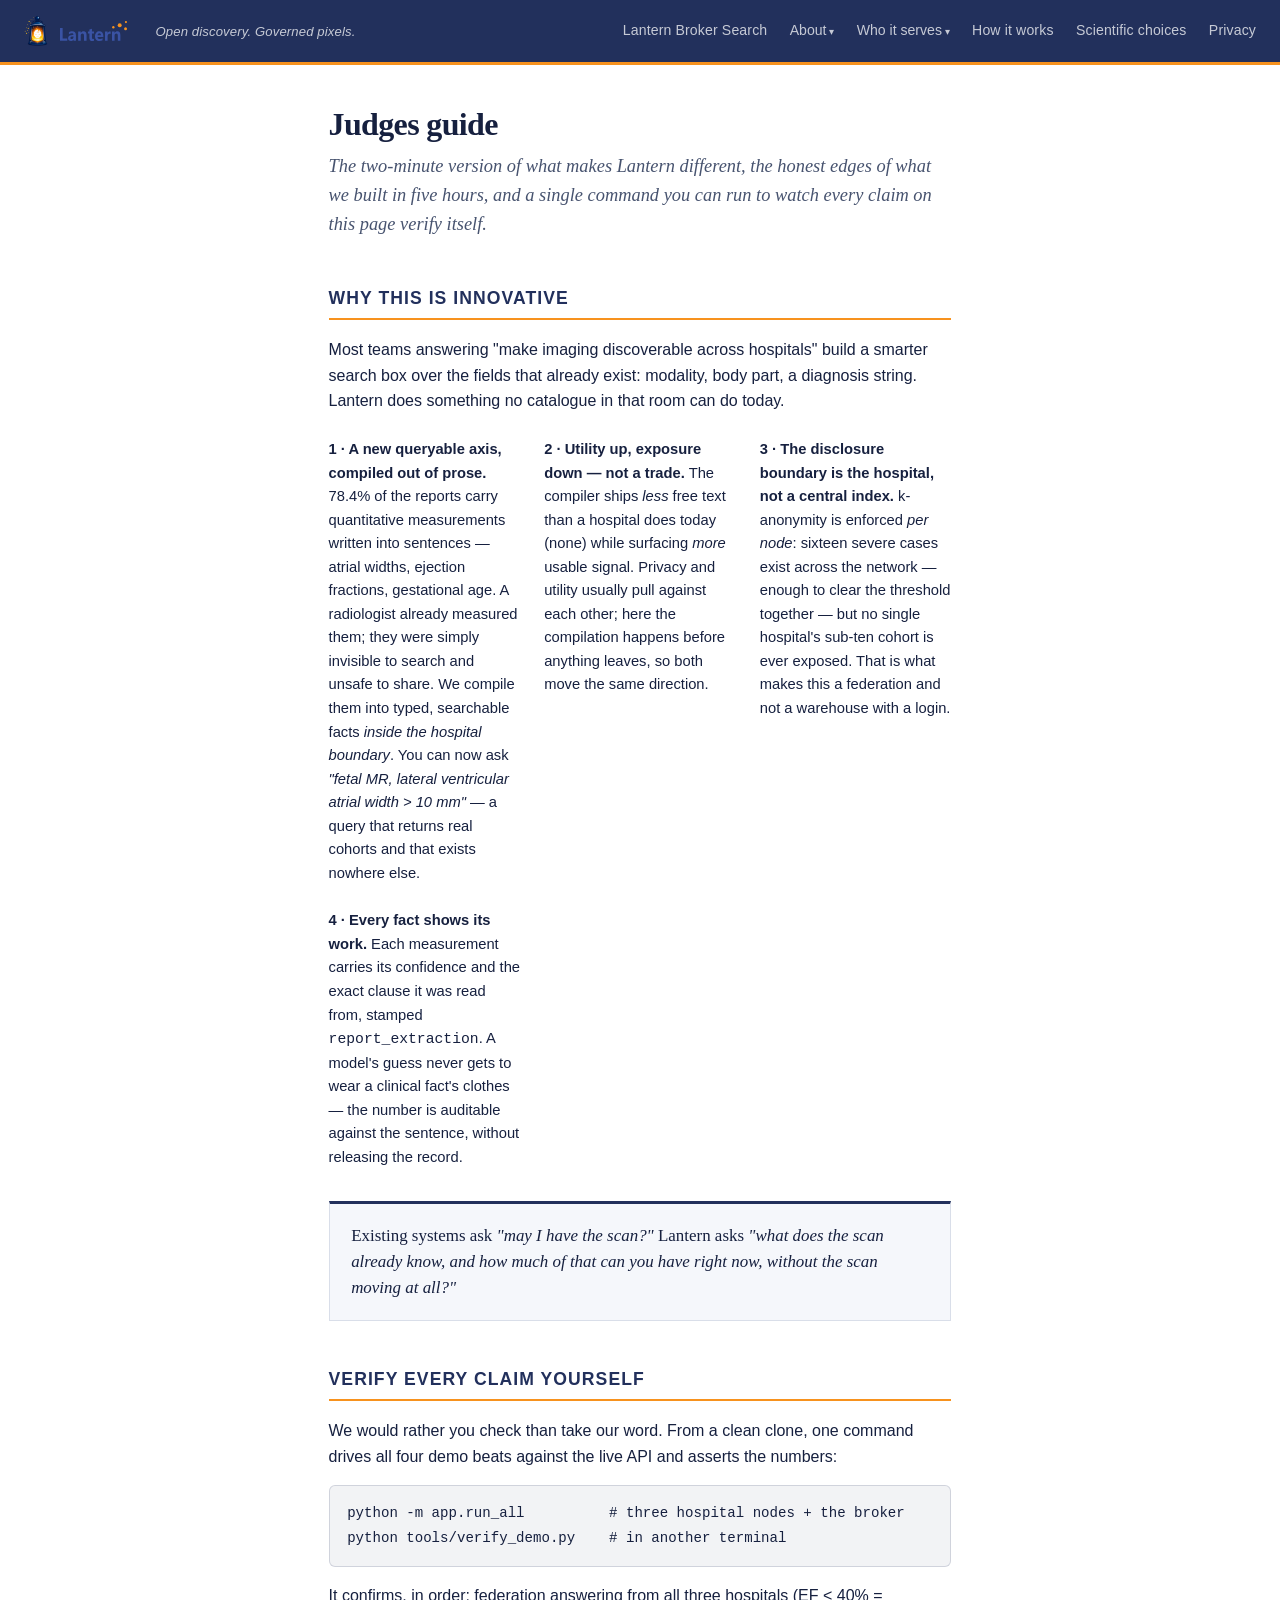
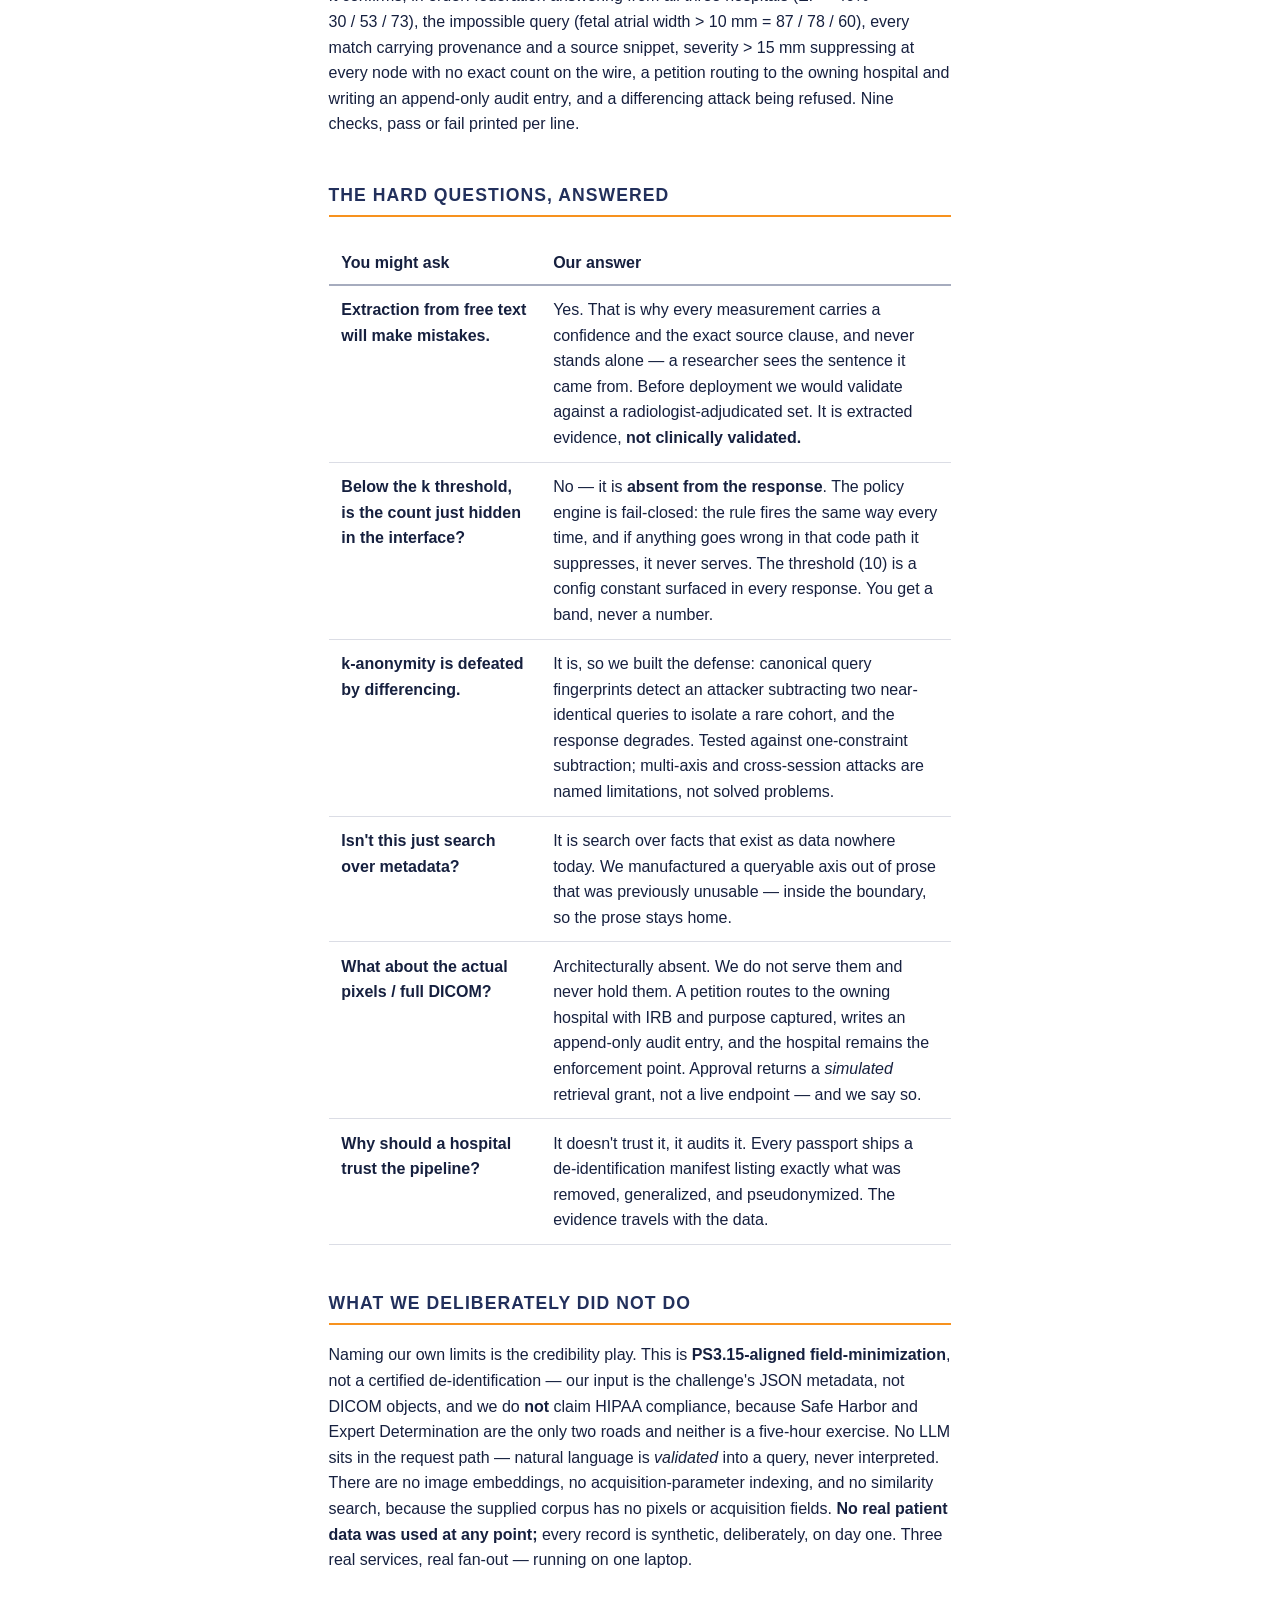
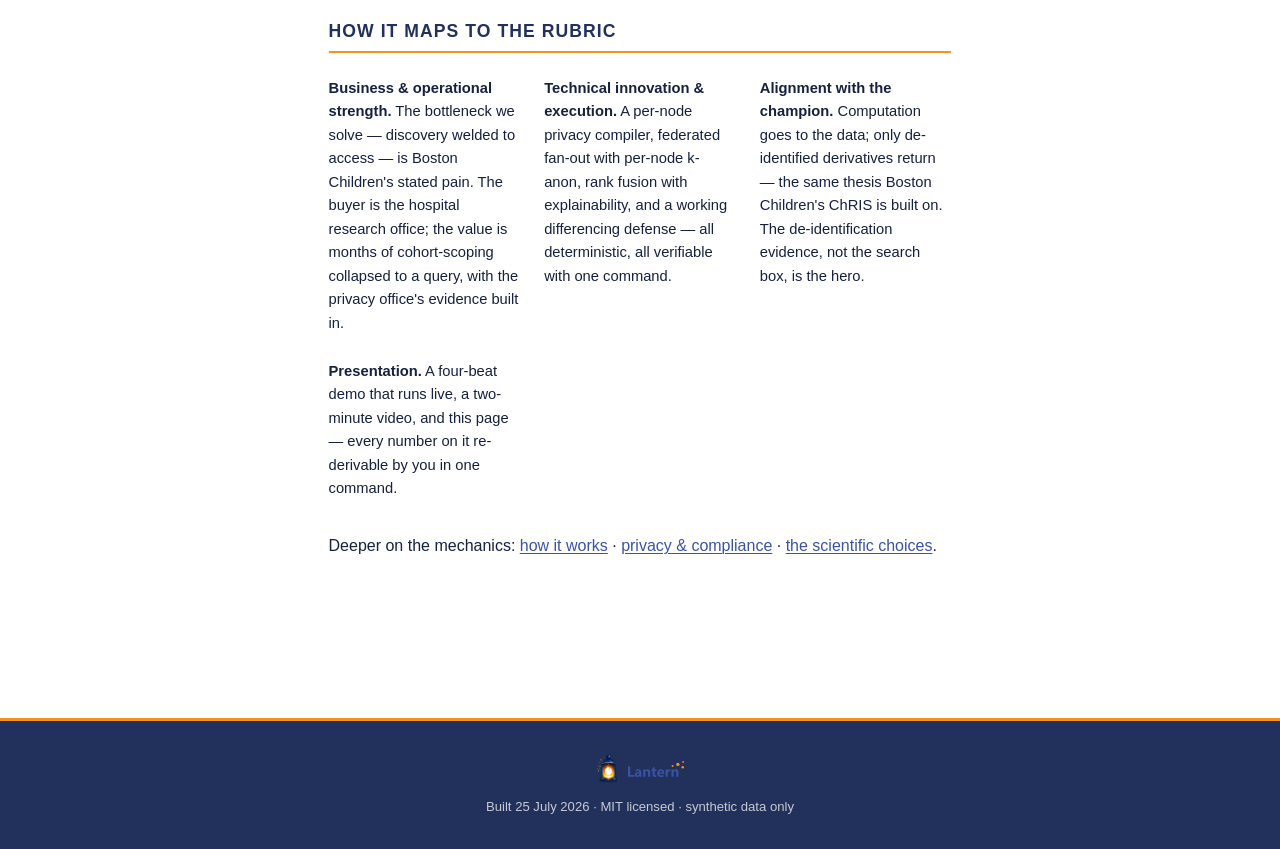
<file: contrib/pooja/judges-guide.html>
<!doctype html>
<html lang="en">
<head>
  <meta charset="utf-8">
  <meta name="viewport" content="width=device-width, initial-scale=1">
  <title>Judges guide · Lantern</title>
  <link rel="icon" type="image/svg+xml" href="assets/brand/favicon.svg">
  <meta name="theme-color" content="#22305c">
  <link rel="stylesheet" href="lantern.css">
  <style>
    /* Page-local: the Q&A table and code block are unique to this page. */
    table.qa { width:100%; border-collapse:collapse; margin:1.5rem 0; }
    table.qa th { text-align:left; padding:.55rem .8rem; border-bottom:2px solid rgba(34,48,92,.4); }
    table.qa td { padding:.7rem .8rem; border-bottom:1px solid rgba(34,48,92,.16); vertical-align:top; }
    table.qa td:first-child { font-weight:600; width:34%; }
    .prose pre { background:rgba(34,48,92,.06); border:1px solid rgba(34,48,92,.16);
      border-radius:6px; padding:.9rem 1.1rem; overflow-x:auto; }
    .prose pre code { font-family:ui-monospace,SFMono-Regular,Menlo,monospace; font-size:.88rem; }
    @media (prefers-color-scheme: dark) {
      table.qa th { border-bottom-color:rgba(200,210,240,.4); }
      table.qa td { border-bottom-color:rgba(200,210,240,.16); }
      .prose pre { background:rgba(200,210,240,.07); border-color:rgba(200,210,240,.18); }
    }
  </style>
</head>
<body>

<header class="masthead">
  <a class="wordmark lockup" href="/"><img class="mark" src="assets/brand/lantern-icon.png" alt=""><img class="wordmark-svg" src="assets/brand/lantern-wordmark.svg" alt="Lantern"></a>
  <span class="tagline">Open discovery. Governed pixels.</span>
  <nav class="nav">
    <a href="/">Lantern Broker Search</a>
    <span class="menu"><button type="button" aria-haspopup="true">About</button>
      <ul>
        <li><a href="about.html">About Lantern<small>The problem, the approach, the team</small></a></li>
        <li><a href="judges-guide.html" aria-current="page">Judges guide<small>Why it's innovative, and how to verify it</small></a></li>
      </ul>
    </span>
    <span class="menu"><button type="button" aria-haspopup="true">Who it serves</button>
      <ul>
        <li><a href="for-researchers.html">For computational researchers<small>Queryable measurements, cohort discovery</small></a></li>
        <li><a href="for-physicians.html">For physicians<small>Comparable cases, routed requests</small></a></li>
        <li><a href="for-patients.html">For patients and families<small>Plain language, and your own images</small></a></li>
      </ul>
    </span>
    <a href="how-it-works.html">How it works</a>
    <a href="science.html">Scientific choices</a>
    <a href="privacy.html">Privacy</a>
  </nav>
</header>

<main>
<article class="prose">

  <h1>Judges guide</h1>
  <p class="standfirst">The two-minute version of what makes Lantern different, the honest edges of
  what we built in five hours, and a single command you can run to watch every claim on this page
  verify itself.</p>

  <h2>Why this is innovative</h2>

  <p>Most teams answering "make imaging discoverable across hospitals" build a smarter search box over
  the fields that already exist: modality, body part, a diagnosis string. Lantern does something no
  catalogue in that room can do today.</p>

  <div class="who-grid">
    <div class="who-card">
      <p><strong>1 · A new queryable axis, compiled out of prose.</strong> 78.4% of the reports carry
      quantitative measurements written into sentences — atrial widths, ejection fractions, gestational
      age. A radiologist already measured them; they were simply invisible to search and unsafe to share.
      We compile them into typed, searchable facts <em>inside the hospital boundary</em>. You can now ask
      <em>"fetal MR, lateral ventricular atrial width &gt; 10 mm"</em> — a query that returns real cohorts
      and that exists nowhere else.</p>
    </div>
    <div class="who-card">
      <p><strong>2 · Utility up, exposure down — not a trade.</strong> The compiler ships <em>less</em>
      free text than a hospital does today (none) while surfacing <em>more</em> usable signal. Privacy
      and utility usually pull against each other; here the compilation happens before anything leaves,
      so both move the same direction.</p>
    </div>
    <div class="who-card">
      <p><strong>3 · The disclosure boundary is the hospital, not a central index.</strong> k-anonymity
      is enforced <em>per node</em>: sixteen severe cases exist across the network — enough to clear the
      threshold together — but no single hospital's sub-ten cohort is ever exposed. That is what makes
      this a federation and not a warehouse with a login.</p>
    </div>
    <div class="who-card">
      <p><strong>4 · Every fact shows its work.</strong> Each measurement carries its confidence and the
      exact clause it was read from, stamped <code>report_extraction</code>. A model's guess never gets to
      wear a clinical fact's clothes — the number is auditable against the sentence, without releasing the
      record.</p>
    </div>
  </div>

  <div class="callout">
    Existing systems ask <em>"may I have the scan?"</em> Lantern asks <em>"what does the scan already
    know, and how much of that can you have right now, without the scan moving at all?"</em>
  </div>

  <h2>Verify every claim yourself</h2>

  <p>We would rather you check than take our word. From a clean clone, one command drives all four demo
  beats against the live API and asserts the numbers:</p>

  <pre><code>python -m app.run_all          # three hospital nodes + the broker
python tools/verify_demo.py    # in another terminal</code></pre>

  <p>It confirms, in order: federation answering from all three hospitals (EF&nbsp;&lt;&nbsp;40% =
  30&nbsp;/&nbsp;53&nbsp;/&nbsp;73), the impossible query (fetal atrial width &gt; 10&nbsp;mm =
  87&nbsp;/&nbsp;78&nbsp;/&nbsp;60), every match carrying provenance and a source snippet, severity
  &gt;&nbsp;15&nbsp;mm suppressing at every node with no exact count on the wire, a petition routing to
  the owning hospital and writing an append-only audit entry, and a differencing attack being refused.
  Nine checks, pass or fail printed per line.</p>

  <h2>The hard questions, answered</h2>

  <table class="qa">
    <tr><th>You might ask</th><th>Our answer</th></tr>
    <tr>
      <td>Extraction from free text will make mistakes.</td>
      <td>Yes. That is why every measurement carries a confidence and the exact source clause, and never
      stands alone — a researcher sees the sentence it came from. Before deployment we would validate
      against a radiologist-adjudicated set. It is extracted evidence, <strong>not clinically
      validated.</strong></td>
    </tr>
    <tr>
      <td>Below the k threshold, is the count just hidden in the interface?</td>
      <td>No — it is <strong>absent from the response</strong>. The policy engine is fail-closed:
      the rule fires the same way every time, and if anything goes wrong in that code path it suppresses,
      it never serves. The threshold (10) is a config constant surfaced in every response. You get a band,
      never a number.</td>
    </tr>
    <tr>
      <td>k-anonymity is defeated by differencing.</td>
      <td>It is, so we built the defense: canonical query fingerprints detect an attacker subtracting two
      near-identical queries to isolate a rare cohort, and the response degrades. Tested against
      one-constraint subtraction; multi-axis and cross-session attacks are named limitations, not solved
      problems.</td>
    </tr>
    <tr>
      <td>Isn't this just search over metadata?</td>
      <td>It is search over facts that exist as data nowhere today. We manufactured a queryable axis out
      of prose that was previously unusable — inside the boundary, so the prose stays home.</td>
    </tr>
    <tr>
      <td>What about the actual pixels / full DICOM?</td>
      <td>Architecturally absent. We do not serve them and never hold them. A petition routes to the
      owning hospital with IRB and purpose captured, writes an append-only audit entry, and the hospital
      remains the enforcement point. Approval returns a <em>simulated</em> retrieval grant, not a live
      endpoint — and we say so.</td>
    </tr>
    <tr>
      <td>Why should a hospital trust the pipeline?</td>
      <td>It doesn't trust it, it audits it. Every passport ships a de-identification manifest listing
      exactly what was removed, generalized, and pseudonymized. The evidence travels with the data.</td>
    </tr>
  </table>

  <h2>What we deliberately did not do</h2>

  <p>Naming our own limits is the credibility play. This is <strong>PS3.15-aligned field-minimization</strong>,
  not a certified de-identification — our input is the challenge's JSON metadata, not DICOM objects, and
  we do <strong>not</strong> claim HIPAA compliance, because Safe Harbor and Expert Determination are the
  only two roads and neither is a five-hour exercise. No LLM sits in the request path — natural language
  is <em>validated</em> into a query, never interpreted. There are no image embeddings, no
  acquisition-parameter indexing, and no similarity search, because the supplied corpus has no pixels or
  acquisition fields. <strong>No real patient data was used at any point;</strong> every record is
  synthetic, deliberately, on day one. Three real services, real fan-out — running on one laptop.</p>

  <h2>How it maps to the rubric</h2>

  <div class="who-grid">
    <div class="who-card"><p><strong>Business &amp; operational strength.</strong> The bottleneck we
    solve — discovery welded to access — is Boston Children's stated pain. The buyer is the hospital
    research office; the value is months of cohort-scoping collapsed to a query, with the privacy office's
    evidence built in.</p></div>
    <div class="who-card"><p><strong>Technical innovation &amp; execution.</strong> A per-node privacy
    compiler, federated fan-out with per-node k-anon, rank fusion with explainability, and a working
    differencing defense — all deterministic, all verifiable with one command.</p></div>
    <div class="who-card"><p><strong>Alignment with the champion.</strong> Computation goes to the data;
    only de-identified derivatives return — the same thesis Boston Children's ChRIS is built on. The
    de-identification evidence, not the search box, is the hero.</p></div>
    <div class="who-card"><p><strong>Presentation.</strong> A four-beat demo that runs live, a two-minute
    video, and this page — every number on it re-derivable by you in one command.</p></div>
  </div>

  <p style="margin-top:2rem">Deeper on the mechanics: <a href="how-it-works.html">how it works</a> ·
  <a href="privacy.html">privacy &amp; compliance</a> · <a href="science.html">the scientific choices</a>.</p>

</article>
</main>

<footer>
  <div class="footer-inner">
    <a class="lockup" href="/"><img class="mark" src="assets/brand/lantern-icon.png" alt=""><img class="wordmark-svg" src="assets/brand/lantern-wordmark.svg" alt="Lantern"></a>
    <div>Built 25 July 2026 · MIT licensed · synthetic data only</div>
  </div>
</footer>

</body>
</html>
</file>
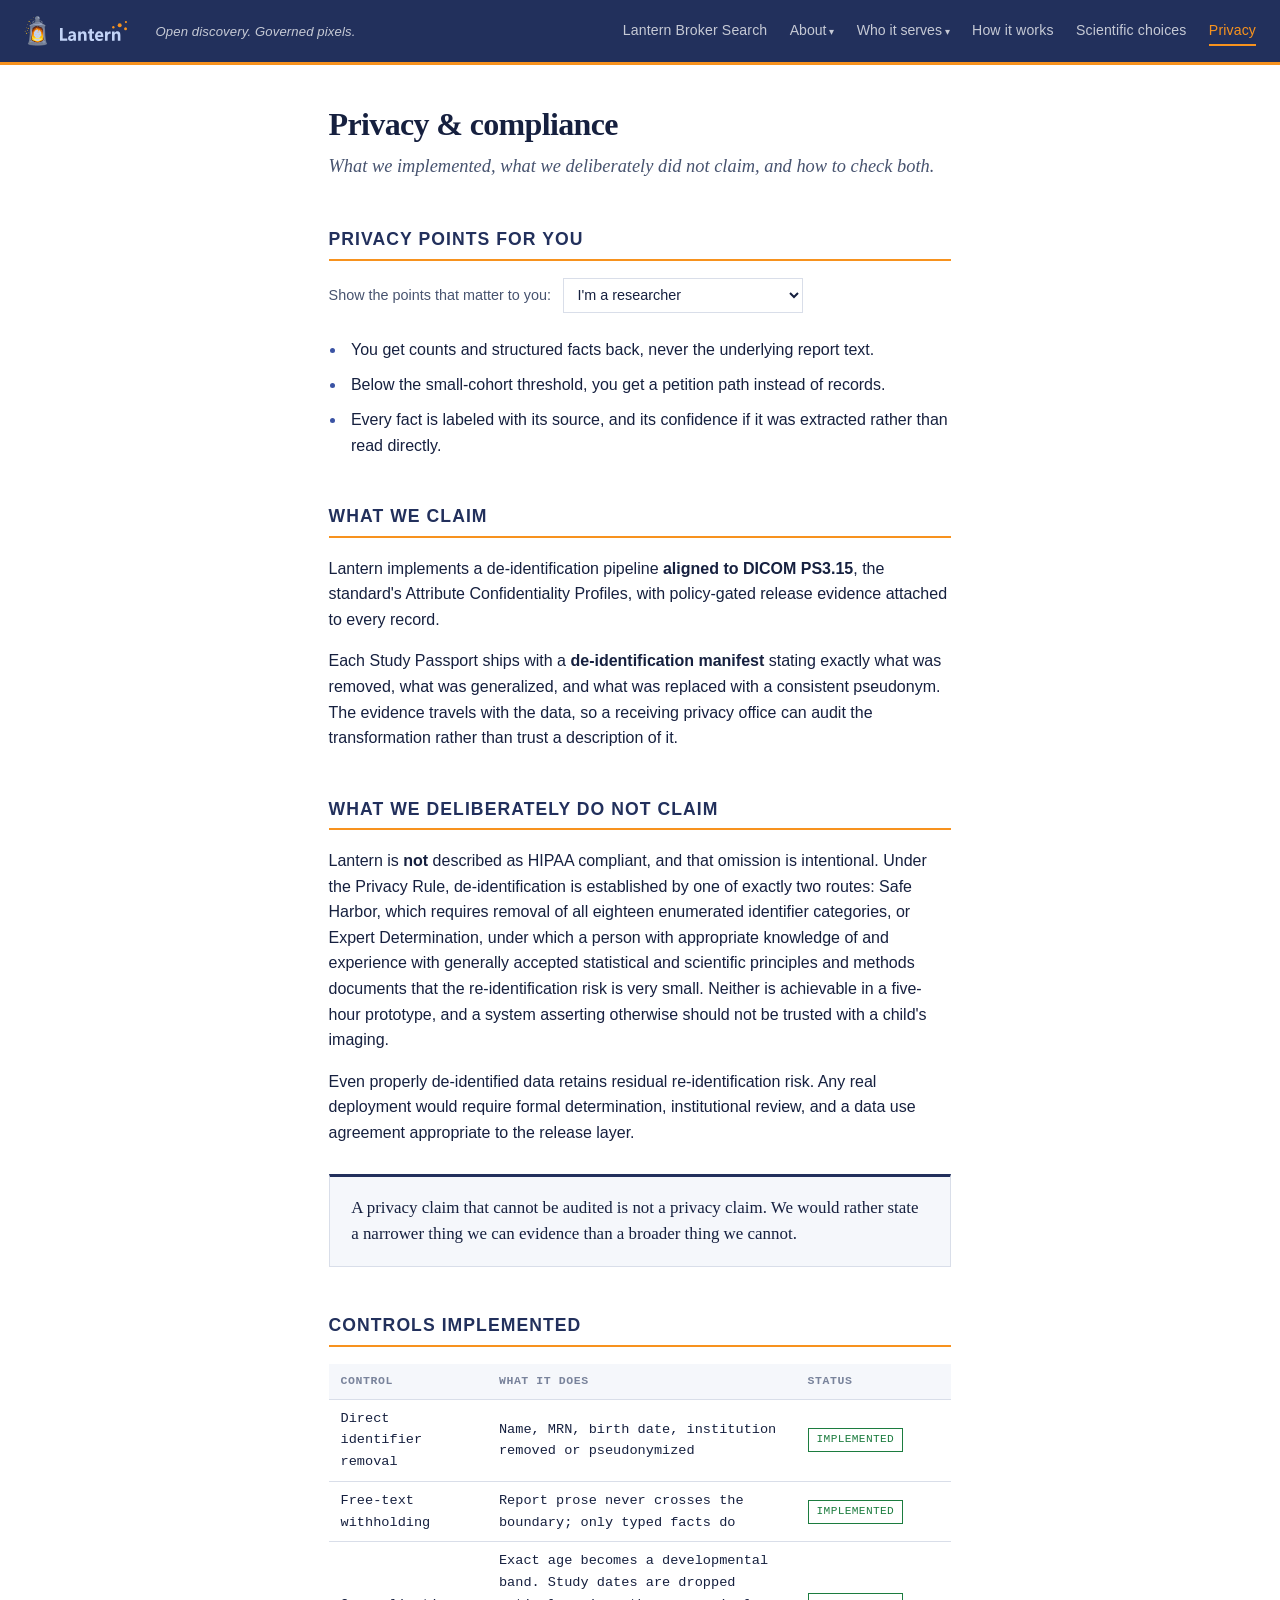
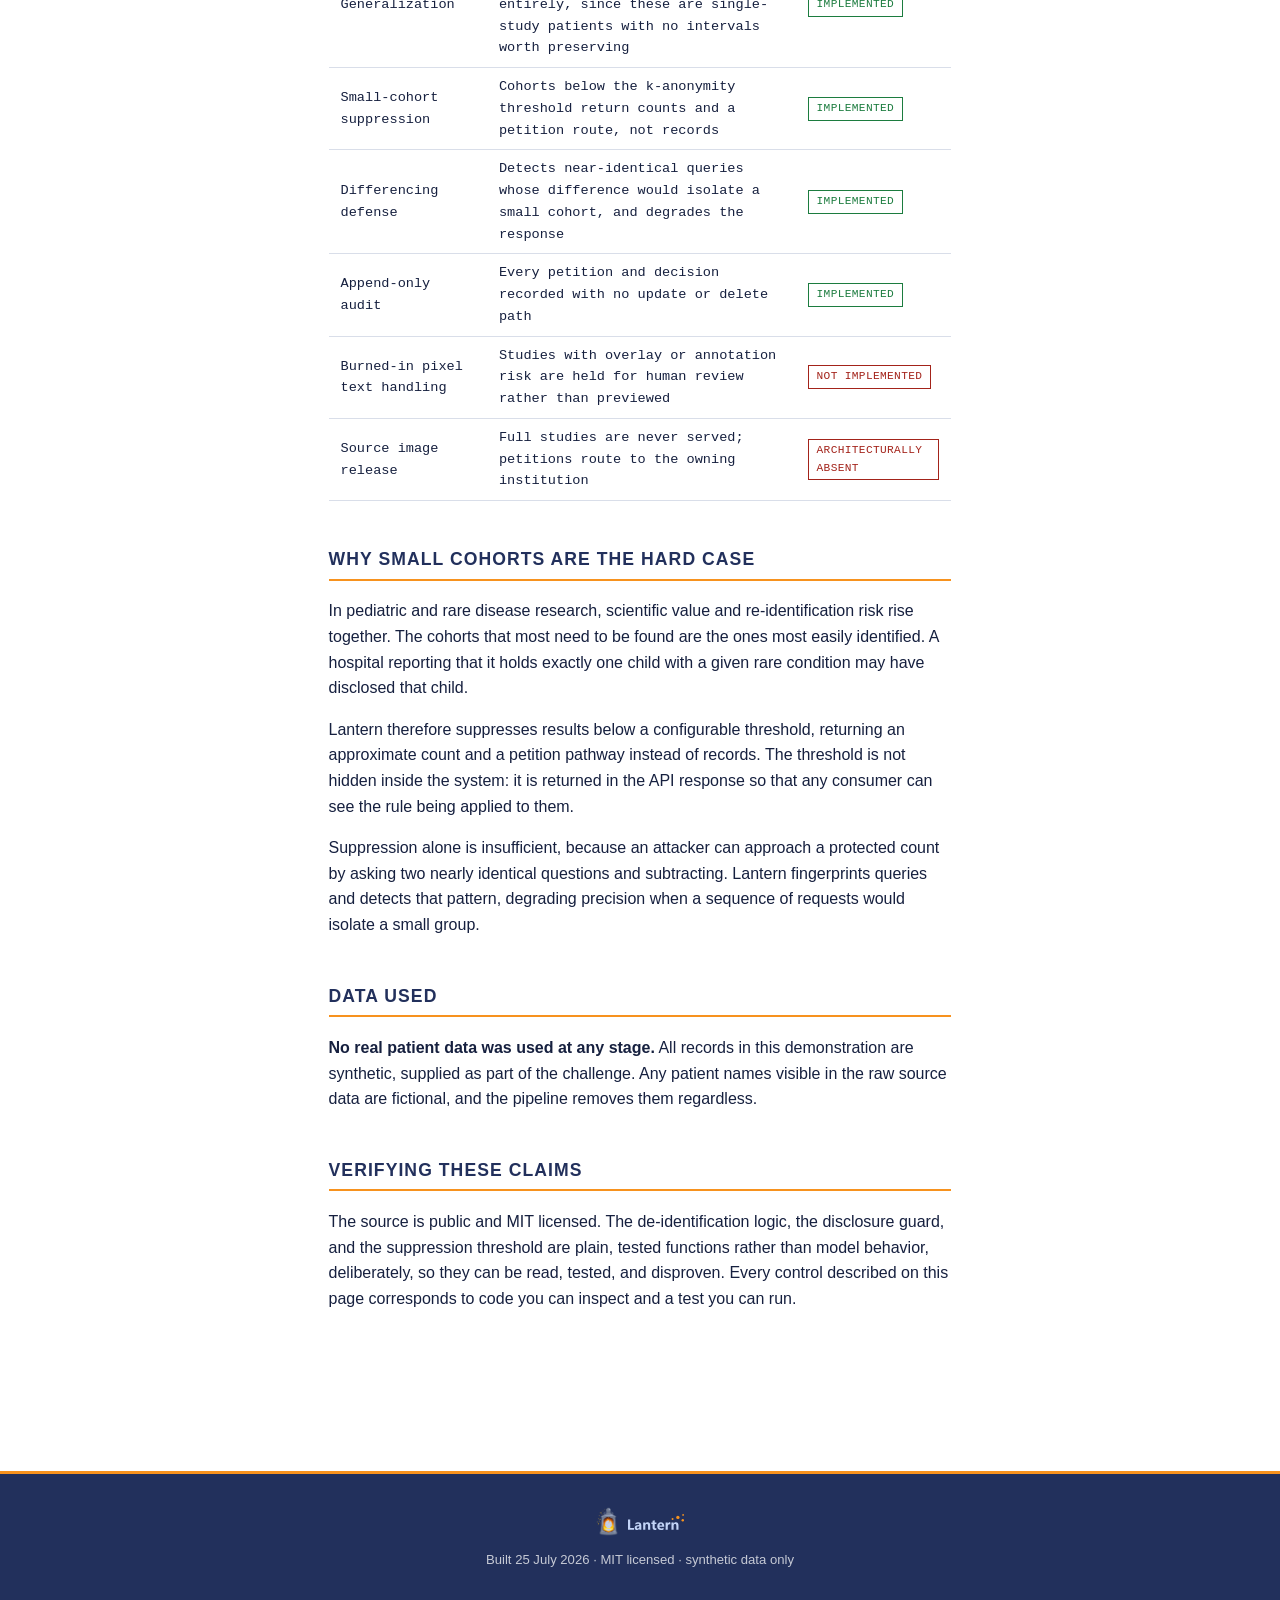
<file: contrib/pooja/privacy.html>
﻿<!doctype html>
<html lang="en">
<head>
  <meta charset="utf-8">
  <meta name="viewport" content="width=device-width, initial-scale=1">
  <title>Privacy &amp; compliance · Lantern</title>
  <link rel="icon" type="image/svg+xml" href="assets/brand/favicon.svg">
  <meta name="theme-color" content="#22305c">
  <link rel="stylesheet" href="lantern.css">
</head>
<body>

<header class="masthead">
  <a class="wordmark lockup" href="/"><img class="mark" src="assets/brand/lantern-icon-light.png" alt=""><img class="wordmark-svg" src="assets/brand/lantern-wordmark-light.svg" alt="Lantern"></a>
  <span class="tagline">Open discovery. Governed pixels.</span>
  <nav class="nav">
    <a href="/">Lantern Broker Search</a>
    <span class="menu"><button type="button" aria-haspopup="true">About</button>
      <ul>
        <li><a href="about.html">About Lantern<small>The problem, the approach, the team</small></a></li>
        <li><a href="judges-guide.html">Judges guide<small>Why it's innovative, and how to verify it</small></a></li>
      </ul>
    </span>
    <span class="menu"><button type="button" aria-haspopup="true">Who it serves</button>
      <ul>
        <li><a href="for-researchers.html">For computational researchers<small>Queryable measurements, cohort discovery</small></a></li>
        <li><a href="for-physicians.html">For physicians<small>Comparable cases, routed requests</small></a></li>
        <li><a href="for-patients.html">For patients and families<small>Plain language, and your own images</small></a></li>
      </ul>
    </span>
    <a href="how-it-works.html">How it works</a>
    <a href="science.html">Scientific choices</a>
    <a href="privacy.html" aria-current="page">Privacy</a>
  </nav>
</header>

<main>
<article class="prose">

  <h1>Privacy &amp; compliance</h1>
  <p class="standfirst">What we implemented, what we deliberately did not claim, and how to check both.</p>

  <h2>Privacy points for you</h2>

  <div class="audience-picker">
    <label for="audience-select">Show the points that matter to you:</label>
    <select id="audience-select">
      <option value="researcher">I'm a researcher</option>
      <option value="privacy-officer">I'm a hospital privacy officer</option>
      <option value="clinician">I'm a clinician</option>
      <option value="family">I'm a patient or family member</option>
    </select>
  </div>

  <ul class="privacy-points" data-audience="researcher">
    <li>You get counts and structured facts back, never the underlying report text.</li>
    <li>Below the small-cohort threshold, you get a petition path instead of records.</li>
    <li>Every fact is labeled with its source, and its confidence if it was extracted rather than read
    directly.</li>
  </ul>
  <ul class="privacy-points" data-audience="privacy-officer" hidden>
    <li>Every Study Passport ships with a de-identification manifest: exactly what was removed,
    generalized, or hashed.</li>
    <li>De-identification is PS3.15-inspired field minimization, not a certified implementation of the profile, since our input is study metadata rather than DICOM objects. We do not claim HIPAA compliance; Safe Harbor and Expert
    Determination were not attempted in five hours.</li>
    <li>Every petition and decision is appended to an audit trail with no update or delete path.</li>
    <li>The k-anonymity threshold is a config constant, visible in every API response, not hidden
    inside the system.</li>
  </ul>
  <ul class="privacy-points" data-audience="clinician" hidden>
    <li>Research similarity is kept clearly separate from clinical evidence.</li>
    <li>No image pixels are ever served by Lantern; access requests route to the hospital that owns
    the study.</li>
    <li>Every result shows where it came from: a structured field, an extracted value, or a human
    curation.</li>
  </ul>
  <ul class="privacy-points" data-audience="family" hidden>
    <li>No real patient data was used anywhere in this build; synthetic data only, deliberately.</li>
    <li>Small or rare cohorts are protected: a count and a petition path, never a record.</li>
    <li>Your right to access your own child's images is separate from research disclosure, and stays
    that way.</li>
  </ul>

  <h2>What we claim</h2>

  <p>Lantern implements a de-identification pipeline <strong>aligned to DICOM PS3.15</strong>, the
  standard's Attribute Confidentiality Profiles, with policy-gated release evidence attached to every
  record.</p>

  <p>Each Study Passport ships with a <strong>de-identification manifest</strong> stating exactly what
  was removed, what was generalized, and what was replaced with a consistent pseudonym. The evidence
  travels with the data, so a receiving privacy office can audit the transformation rather than trust
  a description of it.</p>

  <h2>What we deliberately do not claim</h2>

  <p>Lantern is <strong>not</strong> described as HIPAA compliant, and that omission is intentional.
  Under the Privacy Rule, de-identification is established by one of exactly two routes: Safe Harbor,
  which requires removal of all eighteen enumerated identifier categories, or Expert Determination,
  under which a person with appropriate knowledge of and experience with generally accepted
  statistical and scientific principles and methods documents that the re-identification risk is very
  small. Neither is achievable in a five-hour prototype, and a system asserting otherwise should not
  be trusted with a child's imaging.</p>

  <p>Even properly de-identified data retains residual re-identification risk. Any real deployment
  would require formal determination, institutional review, and a data use agreement appropriate to
  the release layer.</p>

  <div class="callout">
    A privacy claim that cannot be audited is not a privacy claim. We would rather state a narrower
    thing we can evidence than a broader thing we cannot.
  </div>

  <h2>Controls implemented</h2>

  <div class="table-scroll">
  <table class="data-table">
    <thead>
      <tr><th>Control</th><th>What it does</th><th>Status</th></tr>
    </thead>
    <tbody>
      <tr>
        <td>Direct identifier removal</td>
        <td>Name, MRN, birth date, institution removed or pseudonymized</td>
        <td><span class="tag tag--permitted">implemented</span></td>
      </tr>
      <tr>
        <td>Free-text withholding</td>
        <td>Report prose never crosses the boundary; only typed facts do</td>
        <td><span class="tag tag--permitted">implemented</span></td>
      </tr>
      <tr>
        <td>Generalization</td>
        <td>Exact age becomes a developmental band. Study dates are dropped entirely, since these are single-study patients with no intervals worth preserving</td>
        <td><span class="tag tag--permitted">implemented</span></td>
      </tr>
      <tr>
        <td>Small-cohort suppression</td>
        <td>Cohorts below the k-anonymity threshold return counts and a petition route, not records</td>
        <td><span class="tag tag--permitted">implemented</span></td>
      </tr>
      <tr>
        <td>Differencing defense</td>
        <td>Detects near-identical queries whose difference would isolate a small cohort, and degrades the response</td>
        <td><span class="tag tag--permitted">implemented</span></td>
      </tr>
      <tr>
        <td>Append-only audit</td>
        <td>Every petition and decision recorded with no update or delete path</td>
        <td><span class="tag tag--permitted">implemented</span></td>
      </tr>
      <tr>
        <td>Burned-in pixel text handling</td>
        <td>Studies with overlay or annotation risk are held for human review rather than previewed</td>
        <td><span class="tag tag--blocked">not implemented</span></td>
      </tr>
      <tr>
        <td>Source image release</td>
        <td>Full studies are never served; petitions route to the owning institution</td>
        <td><span class="tag tag--blocked">architecturally absent</span></td>
      </tr>
    </tbody>
  </table>
  </div>

  <h2>Why small cohorts are the hard case</h2>

  <p>In pediatric and rare disease research, scientific value and re-identification risk rise together.
  The cohorts that most need to be found are the ones most easily identified. A hospital reporting that
  it holds exactly one child with a given rare condition may have disclosed that child.</p>

  <p>Lantern therefore suppresses results below a configurable threshold, returning an approximate
  count and a petition pathway instead of records. The threshold is not hidden inside the system: it
  is returned in the API response so that any consumer can see the rule being applied to them.</p>

  <p>Suppression alone is insufficient, because an attacker can approach a protected count by asking
  two nearly identical questions and subtracting. Lantern fingerprints queries and detects that
  pattern, degrading precision when a sequence of requests would isolate a small group.</p>

  <h2>Data used</h2>

  <p><strong>No real patient data was used at any stage.</strong> All records in this demonstration are
  synthetic, supplied as part of the challenge. Any patient names visible in the raw source data are
  fictional, and the pipeline removes them regardless.</p>

  <h2>Verifying these claims</h2>

  <p>The source is public and MIT licensed. The de-identification logic, the disclosure guard, and the
  suppression threshold are plain, tested functions rather than model behavior, deliberately, so they
  can be read, tested, and disproven. Every control described on this page corresponds to code you can
  inspect and a test you can run.</p>

</article>
</main>

<footer>
  <div class="footer-inner">
    <a class="lockup" href="/"><img class="mark" src="assets/brand/lantern-icon-light.png" alt=""><img class="wordmark-svg" src="assets/brand/lantern-wordmark-light.svg" alt="Lantern"></a>
    <div>Built 25 July 2026 · MIT licensed · synthetic data only</div>
  </div>
</footer>

<script>
  var select = document.getElementById('audience-select');
  var lists = document.querySelectorAll('.privacy-points');
  select.addEventListener('change', function () {
    lists.forEach(function (el) {
      el.hidden = el.dataset.audience !== select.value;
    });
  });
</script>

</body>
</html>
</file>
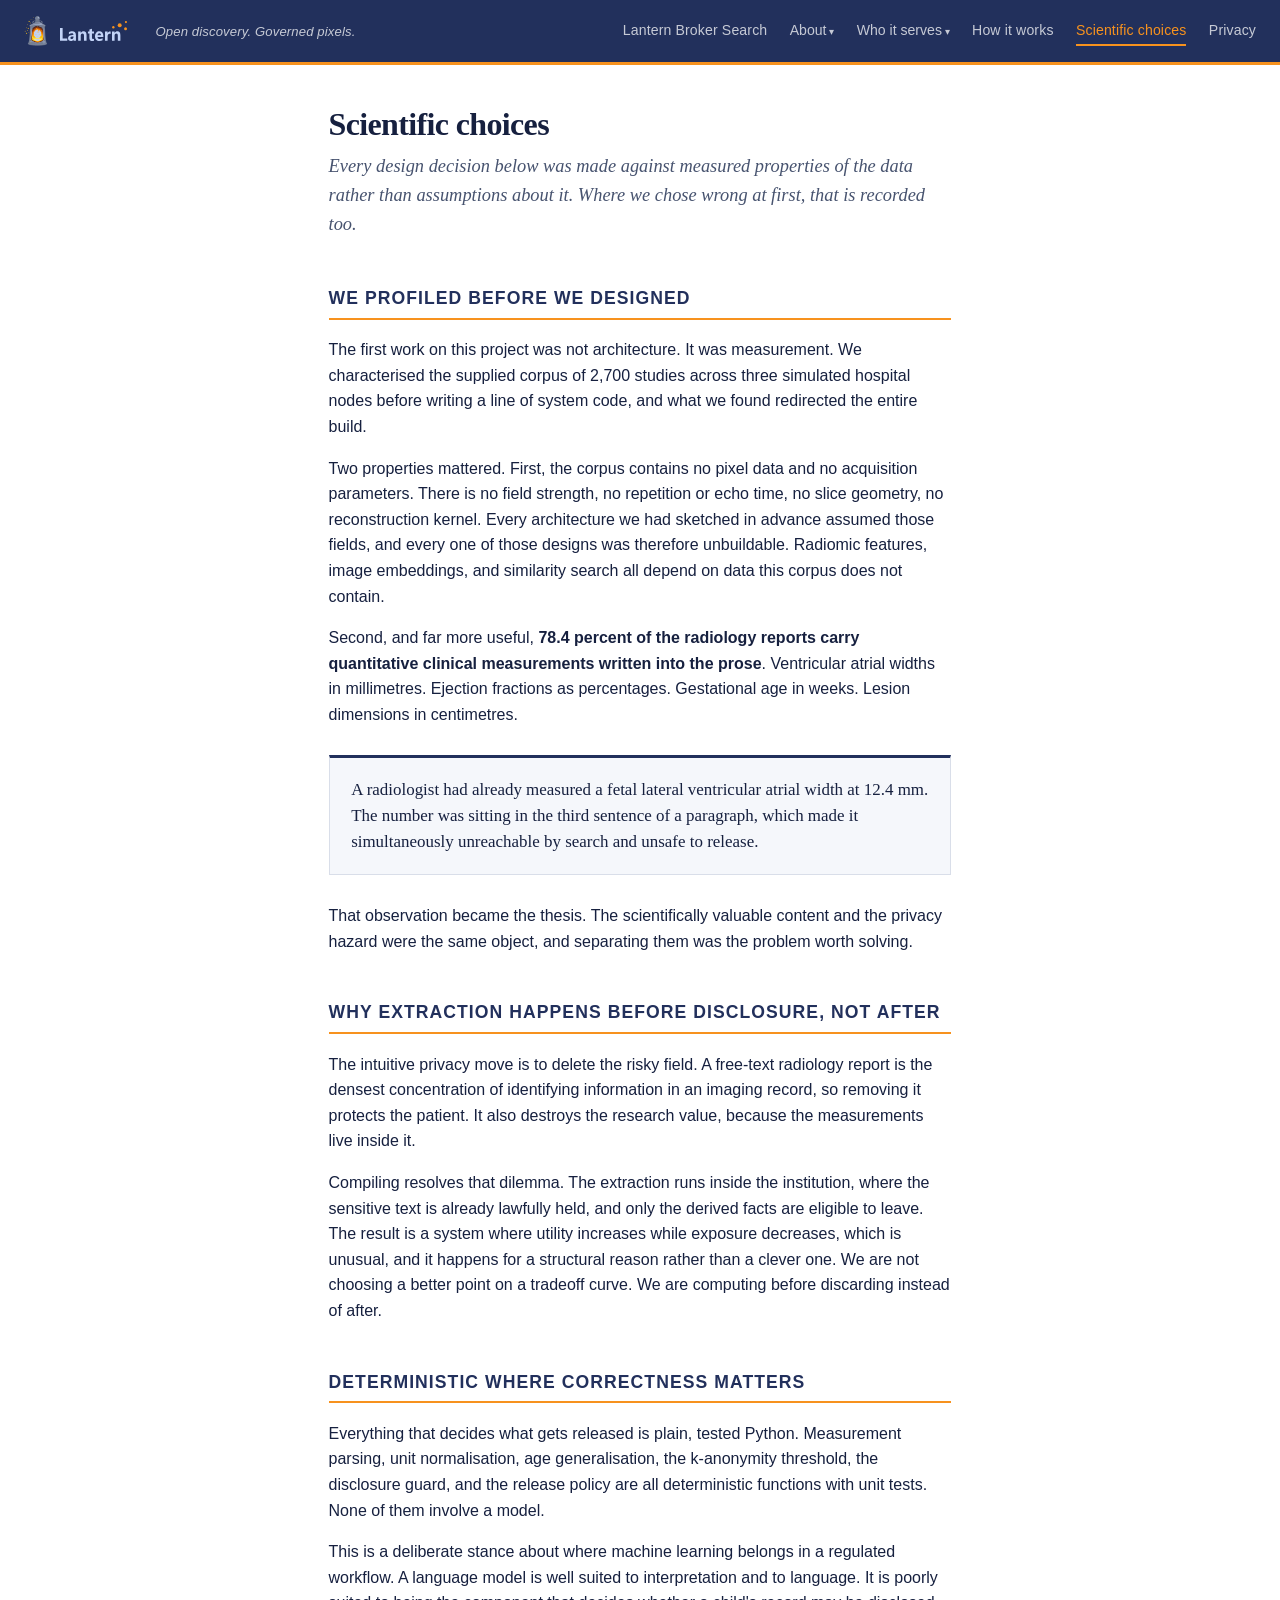
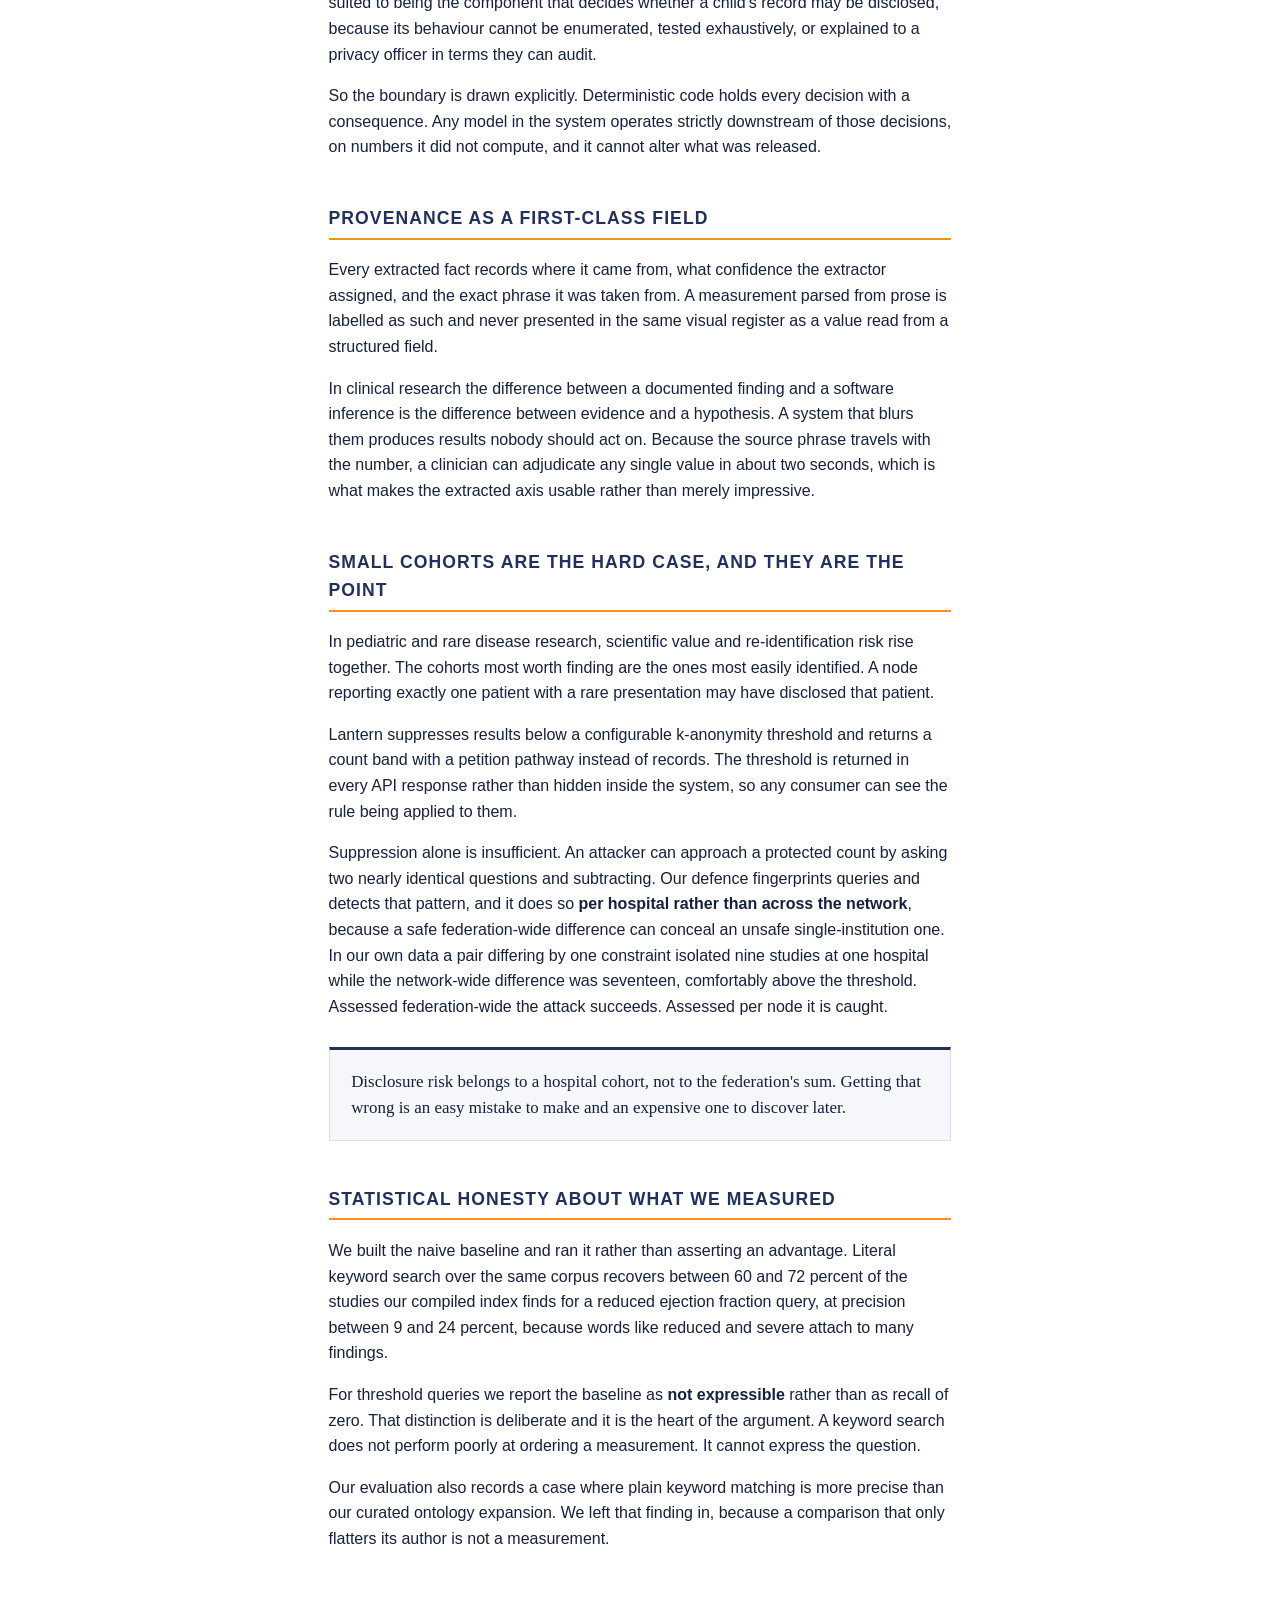
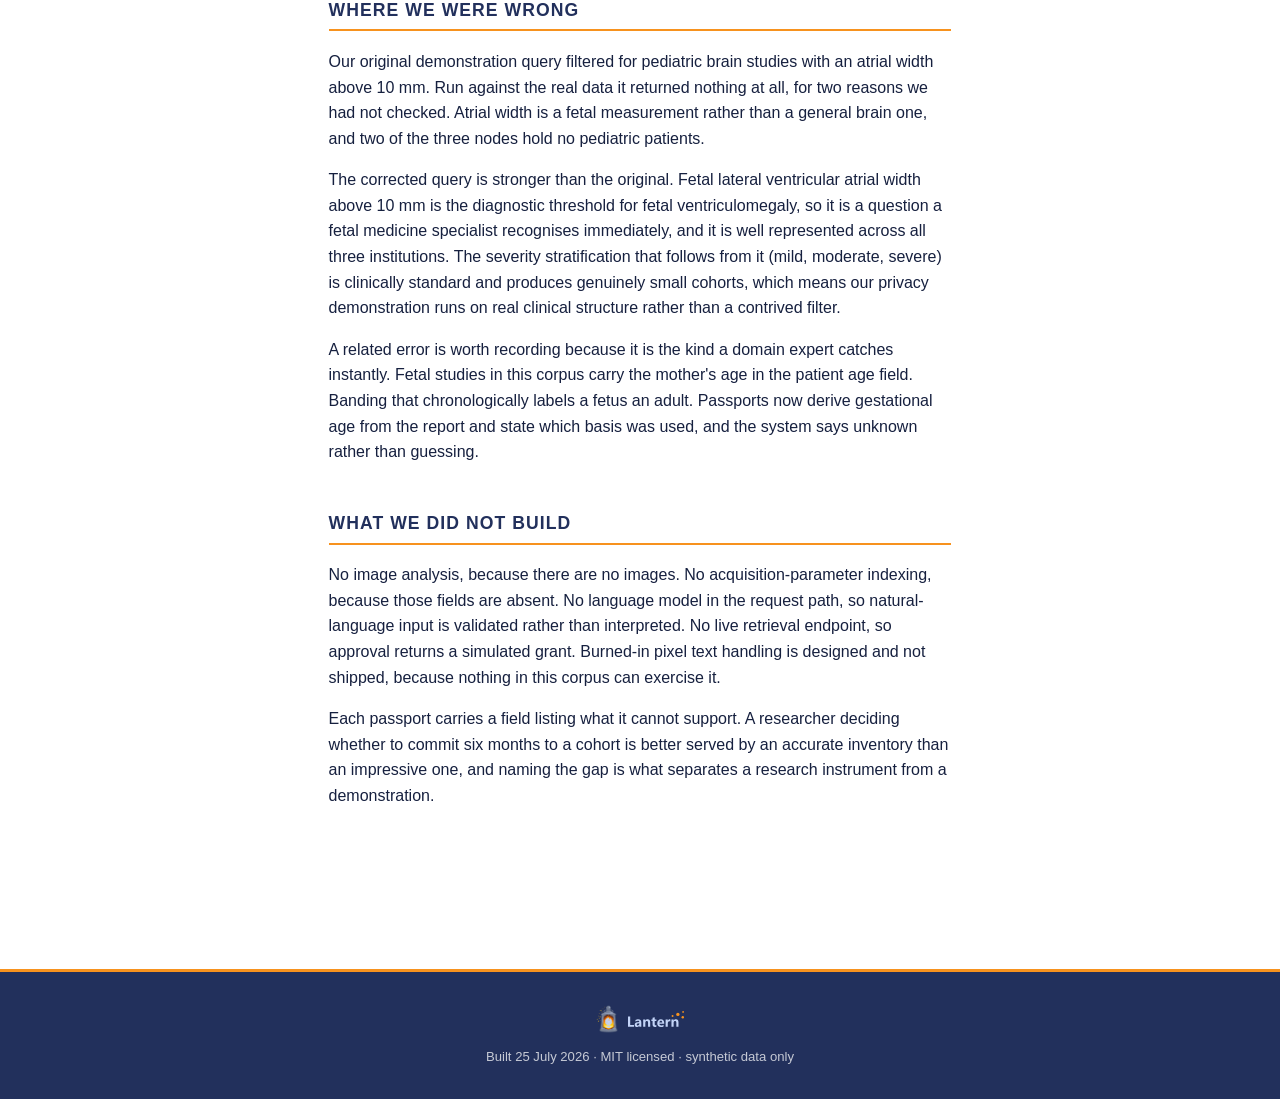
<file: contrib/pooja/science.html>
﻿<!doctype html>
<html lang="en">
<head>
  <meta charset="utf-8">
  <meta name="viewport" content="width=device-width, initial-scale=1">
  <title>Scientific choices · Lantern</title>
  <link rel="icon" type="image/svg+xml" href="assets/brand/favicon.svg">
  <meta name="theme-color" content="#22305c">
  <link rel="stylesheet" href="lantern.css">
</head>
<body>

<header class="masthead">
  <a class="wordmark lockup" href="/"><img class="mark" src="assets/brand/lantern-icon-light.png" alt=""><img class="wordmark-svg" src="assets/brand/lantern-wordmark-light.svg" alt="Lantern"></a>
  <span class="tagline">Open discovery. Governed pixels.</span>
  <nav class="nav">
    <a href="/">Lantern Broker Search</a>
    <span class="menu"><button type="button" aria-haspopup="true">About</button>
      <ul>
        <li><a href="about.html">About Lantern<small>The problem, the approach, the team</small></a></li>
        <li><a href="judges-guide.html">Judges guide<small>Why it's innovative, and how to verify it</small></a></li>
      </ul>
    </span>
    <span class="menu"><button type="button" aria-haspopup="true">Who it serves</button>
      <ul>
        <li><a href="for-researchers.html">For computational researchers<small>Queryable measurements, cohort discovery</small></a></li>
        <li><a href="for-physicians.html">For physicians<small>Comparable cases, routed requests</small></a></li>
        <li><a href="for-patients.html">For patients and families<small>Plain language, and your own images</small></a></li>
      </ul>
    </span>
    <a href="how-it-works.html">How it works</a>
    <a href="science.html" aria-current="page">Scientific choices</a>
    <a href="privacy.html">Privacy</a>
  </nav>
</header>

<main>
<article class="prose">

  <h1>Scientific choices</h1>
  <p class="standfirst">Every design decision below was made against measured properties of the data
  rather than assumptions about it. Where we chose wrong at first, that is recorded too.</p>

  <h2>We profiled before we designed</h2>

  <p>The first work on this project was not architecture. It was measurement. We characterised the
  supplied corpus of 2,700 studies across three simulated hospital nodes before writing a line of
  system code, and what we found redirected the entire build.</p>

  <p>Two properties mattered. First, the corpus contains no pixel data and no acquisition parameters.
  There is no field strength, no repetition or echo time, no slice geometry, no reconstruction kernel.
  Every architecture we had sketched in advance assumed those fields, and every one of those designs
  was therefore unbuildable. Radiomic features, image embeddings, and similarity search all depend on
  data this corpus does not contain.</p>

  <p>Second, and far more useful, <strong>78.4 percent of the radiology reports carry quantitative
  clinical measurements written into the prose</strong>. Ventricular atrial widths in millimetres.
  Ejection fractions as percentages. Gestational age in weeks. Lesion dimensions in centimetres.</p>

  <div class="callout">
    A radiologist had already measured a fetal lateral ventricular atrial width at 12.4 mm. The number
    was sitting in the third sentence of a paragraph, which made it simultaneously unreachable by
    search and unsafe to release.
  </div>

  <p>That observation became the thesis. The scientifically valuable content and the privacy hazard
  were the same object, and separating them was the problem worth solving.</p>

  <h2>Why extraction happens before disclosure, not after</h2>

  <p>The intuitive privacy move is to delete the risky field. A free-text radiology report is the
  densest concentration of identifying information in an imaging record, so removing it protects the
  patient. It also destroys the research value, because the measurements live inside it.</p>

  <p>Compiling resolves that dilemma. The extraction runs inside the institution, where the sensitive
  text is already lawfully held, and only the derived facts are eligible to leave. The result is a
  system where utility increases while exposure decreases, which is unusual, and it happens for a
  structural reason rather than a clever one. We are not choosing a better point on a tradeoff curve.
  We are computing before discarding instead of after.</p>

  <h2>Deterministic where correctness matters</h2>

  <p>Everything that decides what gets released is plain, tested Python. Measurement parsing, unit
  normalisation, age generalisation, the k-anonymity threshold, the disclosure guard, and the release
  policy are all deterministic functions with unit tests. None of them involve a model.</p>

  <p>This is a deliberate stance about where machine learning belongs in a regulated workflow. A
  language model is well suited to interpretation and to language. It is poorly suited to being the
  component that decides whether a child's record may be disclosed, because its behaviour cannot be
  enumerated, tested exhaustively, or explained to a privacy officer in terms they can audit.</p>

  <p>So the boundary is drawn explicitly. Deterministic code holds every decision with a consequence.
  Any model in the system operates strictly downstream of those decisions, on numbers it did not
  compute, and it cannot alter what was released.</p>

  <h2>Provenance as a first-class field</h2>

  <p>Every extracted fact records where it came from, what confidence the extractor assigned, and the
  exact phrase it was taken from. A measurement parsed from prose is labelled as such and never
  presented in the same visual register as a value read from a structured field.</p>

  <p>In clinical research the difference between a documented finding and a software inference is the
  difference between evidence and a hypothesis. A system that blurs them produces results nobody
  should act on. Because the source phrase travels with the number, a clinician can adjudicate any
  single value in about two seconds, which is what makes the extracted axis usable rather than merely
  impressive.</p>

  <h2>Small cohorts are the hard case, and they are the point</h2>

  <p>In pediatric and rare disease research, scientific value and re-identification risk rise together.
  The cohorts most worth finding are the ones most easily identified. A node reporting exactly one
  patient with a rare presentation may have disclosed that patient.</p>

  <p>Lantern suppresses results below a configurable k-anonymity threshold and returns a count band
  with a petition pathway instead of records. The threshold is returned in every API response rather
  than hidden inside the system, so any consumer can see the rule being applied to them.</p>

  <p>Suppression alone is insufficient. An attacker can approach a protected count by asking two
  nearly identical questions and subtracting. Our defence fingerprints queries and detects that
  pattern, and it does so <strong>per hospital rather than across the network</strong>, because a safe
  federation-wide difference can conceal an unsafe single-institution one. In our own data a pair
  differing by one constraint isolated nine studies at one hospital while the network-wide difference
  was seventeen, comfortably above the threshold. Assessed federation-wide the attack succeeds.
  Assessed per node it is caught.</p>

  <div class="callout">
    Disclosure risk belongs to a hospital cohort, not to the federation's sum. Getting that wrong is
    an easy mistake to make and an expensive one to discover later.
  </div>

  <h2>Statistical honesty about what we measured</h2>

  <p>We built the naive baseline and ran it rather than asserting an advantage. Literal keyword search
  over the same corpus recovers between 60 and 72 percent of the studies our compiled index finds for
  a reduced ejection fraction query, at precision between 9 and 24 percent, because words like reduced
  and severe attach to many findings.</p>

  <p>For threshold queries we report the baseline as <strong>not expressible</strong> rather than as
  recall of zero. That distinction is deliberate and it is the heart of the argument. A keyword search
  does not perform poorly at ordering a measurement. It cannot express the question.</p>

  <p>Our evaluation also records a case where plain keyword matching is more precise than our curated
  ontology expansion. We left that finding in, because a comparison that only flatters its author is
  not a measurement.</p>

  <h2>Where we were wrong</h2>

  <p>Our original demonstration query filtered for pediatric brain studies with an atrial width above
  10 mm. Run against the real data it returned nothing at all, for two reasons we had not checked.
  Atrial width is a fetal measurement rather than a general brain one, and two of the three nodes hold
  no pediatric patients.</p>

  <p>The corrected query is stronger than the original. Fetal lateral ventricular atrial width above
  10 mm is the diagnostic threshold for fetal ventriculomegaly, so it is a question a fetal medicine
  specialist recognises immediately, and it is well represented across all three institutions. The
  severity stratification that follows from it (mild, moderate, severe) is clinically standard and
  produces genuinely small cohorts, which means our privacy demonstration runs on real clinical
  structure rather than a contrived filter.</p>

  <p>A related error is worth recording because it is the kind a domain expert catches instantly.
  Fetal studies in this corpus carry the mother's age in the patient age field. Banding that
  chronologically labels a fetus an adult. Passports now derive gestational age from the report and
  state which basis was used, and the system says unknown rather than guessing.</p>

  <h2>What we did not build</h2>

  <p>No image analysis, because there are no images. No acquisition-parameter indexing, because those
  fields are absent. No language model in the request path, so natural-language input is validated
  rather than interpreted. No live retrieval endpoint, so approval returns a simulated grant. Burned-in
  pixel text handling is designed and not shipped, because nothing in this corpus can exercise it.</p>

  <p>Each passport carries a field listing what it cannot support. A researcher deciding whether to
  commit six months to a cohort is better served by an accurate inventory than an impressive one, and
  naming the gap is what separates a research instrument from a demonstration.</p>

</article>
</main>

<footer>
  <div class="footer-inner">
    <a class="lockup" href="/"><img class="mark" src="assets/brand/lantern-icon-light.png" alt=""><img class="wordmark-svg" src="assets/brand/lantern-wordmark-light.svg" alt="Lantern"></a>
    <div>Built 25 July 2026 · MIT licensed · synthetic data only</div>
  </div>
</footer>

</body>
</html>
</file>
<file: contrib/pooja/lantern.css>
/* ============================================================================
   lantern.css — the shared stylesheet for the whole product.
   OWNER: Pooja. This file is yours. Change anything in it.

   Why this file matters: every page in Lantern imports this stylesheet — the
   content pages AND the researcher search console. So when you restyle here,
   the whole product changes. You are not decorating a corner; you are setting
   the visual language everyone else builds inside.

   Design direction (a starting point, not a cage):
   This is an instrument for clinical researchers and hospital privacy officers.
   It should feel like something a regulator would trust: dense, legible, calm,
   precise. Data density reads as SERIOUS to this audience. Deliberately NOT
   the default AI-startup look — no gradient hero, no big rounded cards floating
   on pastel, no centered emoji, and no colour-block callout boxes with a side
   bar — the product's own accent, used sparingly, does that work instead.

   Palette: white page, grey ink and rules, one warm orange accent used the way
   a single highlighter mark is used on a printed page — for the wordmark, the
   one active nav link, and the one button that matters. Everything else stays
   grey-on-white so the accent still means something when it appears.

   Think: a well-typeset scientific instrument panel.
   ============================================================================ */

:root {
  /* --- palette: taken from the logo. Navy, orange, white. Nothing else. ----
     The marks are #3a53a4 and #f7921e. Everything here is those two colours
     and their accessible relatives, so the interface and the logo read as one
     object rather than a logo dropped onto an unrelated product. */
  --navy:        #22305c;   /* header, footer, primary surfaces */
  --navy-deep:   #16203f;   /* text, deepest ground */
  --brand-blue:  #3a53a4;   /* the logo blue, for links and emphasis */
  --orange:      #f7921e;   /* the logo orange. On navy only, where it sings */
  --orange-dark: #a85e08;   /* the accessible orange, for text on white */

  --ink:         #16203f;   /* navy-tinted, never pure black */
  --ink-soft:    #47536f;
  --ink-faint:   #79839b;
  --paper:       #ffffff;
  --surface:     #ffffff;
  --surface-alt: #f5f7fb;   /* the faintest navy wash, for panels */
  --rule:        #d9dee9;   /* cool hairline, in the navy family */

  --on-navy:       #ffffff;
  --on-navy-soft:  rgba(255,255,255,.74);
  --on-navy-rule:  rgba(255,255,255,.18);

  /* legacy token names still referenced by the console. Mapped, not orphaned. */
  --accent:      #3a53a4;
  --accent-soft: #eef1f9;
  --signal:      #1c7c3f;
  --caution:     #a85e08;
  --stop:        #a3231a;

  --font-prose: "Iowan Old Style", "Palatino Linotype", Palatino, Georgia, serif;
  --font-ui:    ui-sans-serif, -apple-system, "Segoe UI", Roboto, sans-serif;
  --font-data:  ui-monospace, "SF Mono", "Cascadia Mono", Consolas, monospace;

  --measure: 70ch;
  --gap: 1.25rem;
  --radius: 0;              /* square. Rounded corners read as consumer software. */
}

@media (prefers-color-scheme: dark) {
  :root {
    --ink: #e8ecf5; --ink-soft: #aab3c7; --ink-faint: #7f899e;
    --paper: #0f1524; --surface: #161d30; --surface-alt: #1b2338;
    --rule: #2a3350; --accent: #8fa4e0; --accent-soft: #1b2338;
    --orange-dark: #f0a340;
  }
}

* { box-sizing: border-box; }

body {
  margin: 0;
  background: var(--paper);
  color: var(--ink);
  font-family: var(--font-ui);
  font-size: 16px;
  line-height: 1.6;
  -webkit-font-smoothing: antialiased;
}

/* --- masthead: navy ground, white type. The orange is reserved for the one
   thing that is currently true (the page you are on), which is what an accent
   is for. Using it everywhere would make it mean nothing. ------------------- */
.masthead {
  background: var(--navy);
  color: var(--on-navy);
  border-bottom: 3px solid var(--orange);
  padding: 0.85rem 1.5rem;
  display: flex;
  align-items: center;
  gap: 1.75rem;
  flex-wrap: wrap;
}
.masthead .wordmark { color: var(--on-navy); text-decoration: none; display: inline-flex; }
.masthead .tagline {
  font-size: 0.82rem;
  color: var(--on-navy-soft);
  font-style: italic;
  letter-spacing: .01em;
}
.nav { display: flex; gap: 1.4rem; margin-left: auto; align-items: center; }
.nav a {
  color: var(--on-navy-soft);
  text-decoration: none;
  font-size: 0.88rem;
  letter-spacing: .01em;
  padding: 0.15rem 0;
  border-bottom: 2px solid transparent;
}
.nav a:hover { color: var(--on-navy); border-bottom-color: var(--on-navy-rule); }
.nav a[aria-current="page"] { color: var(--orange); border-bottom-color: var(--orange); }

/* --- focus: visible everywhere, never suppressed. a regulator's browser is
   often a keyboard, not a mouse. --------------------------------------------- */
a:focus-visible, button:focus-visible, input:focus-visible,
select:focus-visible, textarea:focus-visible {
  outline: 2px solid var(--brand-blue);
  outline-offset: 2px;
}

/* --- page shell ----------------------------------------------------------- */
main { padding: 2.5rem 1.5rem 5rem; }
.prose { max-width: var(--measure); margin: 0 auto; }
.prose h1 {
  font-family: var(--font-prose);
  font-size: 2rem;
  line-height: 1.2;
  letter-spacing: -0.02em;
  margin: 0 0 0.5rem;
}
.prose .standfirst {
  font-family: var(--font-prose);
  font-size: 1.15rem;
  color: var(--ink-soft);
  font-style: italic;
  margin: 0 0 2rem;
}
.prose h2 {
  font-size: 1.1rem;
  text-transform: uppercase;
  letter-spacing: 0.06em;
  color: var(--ink-faint);
  border-bottom: 2px solid var(--orange);
  padding-bottom: 0.35rem;
  margin: 2.75rem 0 1.1rem;
  color: var(--navy);
}
.prose p { margin: 0 0 1rem; }
.prose a { color: var(--brand-blue); text-underline-offset: 2px; text-decoration-thickness: 1px; }
.prose a:hover { color: var(--orange-dark); }

/* --- hero photograph: one real-feeling image, honestly labeled ------------- */
.hero-image { margin: 0 0 2.5rem; }
.hero-image img {
  width: 100%;
  height: auto;
  display: block;
  border-radius: var(--radius);
  border: 1px solid var(--rule);
}
.hero-image figcaption {
  margin-top: 0.5rem;
  font-size: 0.75rem;
  color: var(--ink-faint);
  font-style: italic;
}

/* --- "who it serves" icon grid: three small vector illustrations, real
   HTML text beside each, never baked into the image ------------------------ */
.who-grid {
  display: grid;
  grid-template-columns: repeat(3, 1fr);
  gap: 1.5rem;
  margin: 1.5rem 0 2rem;
}
.who-card img {
  width: 64px;
  height: 64px;
  object-fit: contain;
  margin-bottom: 0.5rem;
}
.who-card p { margin: 0; font-size: 0.92rem; }

/* --- audience picker: pull-down + the short list it swaps in ---------------- */
.audience-picker {
  display: flex;
  align-items: center;
  gap: 0.75rem;
  flex-wrap: wrap;
  margin: 1rem 0 1.5rem;
}
.audience-picker label { margin: 0; font-size: 0.9rem; color: var(--ink-soft); }
.audience-picker select { min-width: 15rem; }

.privacy-points {
  margin: 0 0 2rem;
  padding-left: 1.1rem;
}
.privacy-points li {
  margin-bottom: 0.6rem;
  padding-left: 0.3rem;
}
.privacy-points li::marker { color: var(--accent); }

/* --- process-flow strip: hospital -> passport -> Lantern -> researcher/family */
.flow-row {
  display: grid;
  grid-template-columns: repeat(3, minmax(0, 1fr));
  gap: 1.5rem 0.5rem;
  align-items: start;
  padding: 1.75rem 1.25rem;
  border: 1px solid var(--rule);
  background: var(--surface-alt);
  margin: 1.75rem 0;
}
.flow-node {
  position: relative;
  text-align: center;
  padding: 0 0.6rem;
}
.flow-node img {
  width: 52px;
  height: 52px;
  display: block;
  margin: 0 auto 0.6rem;
}
.flow-node span {
  font-size: 0.72rem;
  color: var(--ink-soft);
  line-height: 1.25;
}
.flow-node--center img { width: 62px; height: 62px; }
.flow-node--center span { color: var(--ink); font-weight: 600; }
.flow-node:not(:nth-child(3n))::after {
  content: "→";
  position: absolute;
  right: -0.35rem;
  top: 22px;
  color: var(--orange);
  font-size: 1.05rem;
  line-height: 1;
}
@media (max-width: 640px) {
  .flow-row { grid-template-columns: repeat(2, minmax(0, 1fr)); }
  .flow-node:not(:nth-child(3n))::after { content: none; }
}

/* A pulled-out claim. Squared panel with a full border and a navy rule above,
   deliberately NOT the tinted-box-with-one-coloured-left-edge that every AI
   tool emits by default. Corners are square because square reads as
   instrument and rounded reads as consumer app. */
.callout {
  background: var(--surface-alt);
  border: 1px solid var(--rule);
  border-top: 3px solid var(--navy);
  border-radius: 0;
  padding: 1.15rem 1.35rem;
  margin: 1.75rem 0;
  font-family: var(--font-prose);
  font-size: 1.06rem;
  line-height: 1.55;
  color: var(--ink);
}

/* --- data surfaces: shared with the search console ------------------------ */
.table-scroll { overflow-x: auto; margin: 1rem 0; }
.data-table {
  width: 100%;
  border-collapse: collapse;
  font-family: var(--font-data);
  font-size: 0.85rem;
}
.data-table thead th { background: var(--surface-alt); }
.data-table th {
  text-align: left;
  font-weight: 600;
  color: var(--ink-faint);
  text-transform: uppercase;
  font-size: 0.72rem;
  letter-spacing: 0.05em;
  border-bottom: 1px solid var(--rule);
  padding: 0.5rem 0.75rem;
}
.data-table td { padding: 0.5rem 0.75rem; border-bottom: 1px solid var(--rule); }
.data-table tr:hover td { background: var(--surface-alt); }

.tag {
  display: inline-block;
  font-family: var(--font-data);
  font-size: 0.7rem;
  letter-spacing: .03em;
  text-transform: uppercase;
  padding: 0.12rem 0.5rem;
  border: 1px solid var(--rule);
  border-radius: 0;
  color: var(--ink-soft);
  background: var(--surface);
}
.tag--permitted { border-color: var(--signal); color: var(--signal); }
.tag--review    { border-color: var(--caution); color: var(--caution); }
.tag--blocked   { border-color: var(--stop);    color: var(--stop); }

/* --- form controls: the console's filter rail and petition form both need
   these, and neither should invent its own look. One instrument, one hand. -- */
input, select, textarea {
  font-family: var(--font-ui);
  font-size: 0.9rem;
  color: var(--ink);
  background: var(--surface);
  border: 1px solid var(--rule);
  border-radius: var(--radius);
  padding: 0.45rem 0.6rem;
  line-height: 1.4;
}
input::placeholder, textarea::placeholder { color: var(--ink-faint); }
label {
  display: block;
  font-size: 0.78rem;
  color: var(--ink-soft);
  margin-bottom: 0.3rem;
}

button, .btn {
  font-family: var(--font-ui);
  font-size: 0.88rem;
  font-weight: 600;
  border-radius: var(--radius);
  border: 1px solid var(--rule);
  background: var(--surface);
  color: var(--ink);
  padding: 0.5rem 1rem;
  cursor: pointer;
}
button:hover, .btn:hover { border-color: var(--ink-soft); }

/* the one button per screen that matters — search, submit a petition */
button.primary, .btn--primary {
  background: var(--navy);
  border-color: var(--navy);
  color: var(--on-navy);
}
button.primary:hover, .btn--primary:hover { background: var(--accent-dark); border-color: var(--accent-dark); }

footer {
  background: var(--navy);
  color: var(--on-navy-soft);
  border-top: 3px solid var(--orange);
  margin-top: 4rem;
  padding: 2rem 1.5rem;
  font-size: 0.82rem;
  text-align: center;
}

/* --- responsive ----------------------------------------------------------- */
@media (max-width: 640px) {
  .masthead { flex-direction: column; gap: 0.5rem; }
  .nav { margin-left: 0; flex-wrap: wrap; gap: 1rem; }
  main { padding: 1.5rem 1rem 3rem; }
  .prose h1 { font-size: 1.6rem; }
  .who-grid { grid-template-columns: 1fr; gap: 1.25rem; }
}

/* --- nav dropdown: the audience pages live under one menu so the masthead
   stays calm. Hover on pointer devices, click-to-open via :focus-within for
   keyboards, because a regulator's browser is often a keyboard. ------------- */
.nav .menu { position: relative; display: inline-flex; align-items: center; }

/* Hover bridge. The dropdown is offset 0.6rem below the button for looks, and that
   gap was dead ground: the pointer left the button, was over neither button nor
   panel, and the menu closed before you could reach it. The panel is a CHILD of
   .menu, so hovering the panel already keeps it open -- only the crossing was
   broken. This is a transparent strip spanning the gap, as wide as the panel, that
   exists only while the menu is open. Nothing visual changes; the menu just stops
   escaping. (Set --menu-gap and the offset below together if you retune the look.) */
.nav .menu::after {
  content: "";
  position: absolute;
  top: 100%;
  left: 50%;
  transform: translateX(-50%);
  width: 16rem;
  height: 0.75rem;
  display: none;
}
.nav .menu:hover::after, .nav .menu:focus-within::after { display: block; }

.nav .menu > button {
  font: inherit;
  font-size: 0.88rem;
  color: var(--on-navy-soft);
  background: none;
  border: 0;
  border-bottom: 2px solid transparent;
  padding: 0.15rem 0;
  cursor: pointer;
}
.nav .menu > button::after { content: " ▾"; font-size: 0.7em; color: var(--on-navy-soft); }
.nav .menu:hover > button, .nav .menu:focus-within > button { color: var(--on-navy); }
.nav .menu[data-active] > button { color: var(--orange); border-bottom-color: var(--orange); }

.nav .menu ul {
  position: absolute;
  top: calc(100% + 0.6rem);
  left: 50%;
  transform: translateX(-50%);
  min-width: 15rem;
  margin: 0;
  padding: 0.35rem 0;
  list-style: none;
  background: var(--surface);
  border: 1px solid var(--rule);
  border-radius: var(--radius);
  box-shadow: 0 8px 24px rgb(22 32 63 / 0.18);
  opacity: 0;
  visibility: hidden;
  z-index: 40;
}
.nav .menu:hover ul, .nav .menu:focus-within ul { opacity: 1; visibility: visible; }
.nav .menu li a {
  display: block;
  padding: 0.45rem 0.9rem;
  border: 0;
  font-size: 0.88rem;
  color: var(--ink);
  white-space: nowrap;
}
.nav .menu li a small { display: block; color: var(--ink-faint); font-size: 0.75rem; }
.nav .menu li a:hover { background: var(--surface-alt); color: var(--brand-blue); }

/* --- figures: diagrams are content, not decoration -------------------------- */
figure.diagram { margin: 2rem 0; }
figure.diagram img, figure.diagram svg {
  width: 100%; height: auto; display: block;
  border: 1px solid var(--rule); border-radius: 0; background: var(--surface);
}
figure.diagram figcaption {
  margin-top: 0.6rem;
  font-size: 0.82rem;
  color: var(--ink-faint);
  border-left: 3px solid var(--orange);
  padding-left: 0.7rem;
}

@media (max-width: 640px) {
  .nav .menu ul { position: static; transform: none; opacity: 1; visibility: visible;
                  box-shadow: none; border: 0; padding-left: 0.8rem; min-width: 0; }
  /* The panel is inline here, so there is no gap to bridge and no hover to react
     to on a touch screen. Retire the strip rather than leave it floating. */
  .nav .menu::after { content: none; }
}

/* --- brand lockup: raster icon left, vector wordmark right. One definition,
   used in the masthead and the footer, so the mark can never drift between
   surfaces. Sized in em so it scales with whatever context holds it. ------- */
.lockup {
  display: inline-flex;
  align-items: center;
  gap: 0.55em;
  text-decoration: none;
  color: inherit;
}
.lockup img.mark {
  height: 1.9em;
  width: auto;
  display: block;
  flex: none;
}
.lockup img.wordmark-svg {
  height: 1.05em;
  width: auto;
  display: block;
}
.masthead .lockup { font-size: 1.15rem; }
footer .lockup { font-size: 0.95rem; margin-bottom: 0.55rem; }
footer .lockup img.mark { height: 2.1em; }

/* footer becomes a small brand block rather than a line of text */
footer .footer-inner {
  display: flex;
  flex-direction: column;
  align-items: center;
  gap: 0.1rem;
}
@media (max-width: 640px) { .masthead .lockup { font-size: 1rem; } }

/* Hero: a full-bleed strip, not a card. The image is 3.8:1, so it reads as a
   banner across the top of the page rather than an illustration inside it. */
.hero-image { margin: 1.5rem 0 2.25rem; }
.hero-image img {
  width: 100%; height: auto; display: block;
  border: 1px solid var(--rule); border-radius: 0;
  background: var(--surface-alt);
}
.hero-image figcaption {
  margin-top: 0.55rem; font-size: 0.76rem; color: var(--ink-faint);
  border-left: 3px solid var(--orange); padding-left: 0.7rem;
}
@media (min-width: 1100px) {
  /* let it breathe past the prose measure without going edge to edge */
  .prose .hero-image { width: min(96vw, 62rem); margin-left: calc(50% - min(48vw, 31rem)); }
}
</file>
